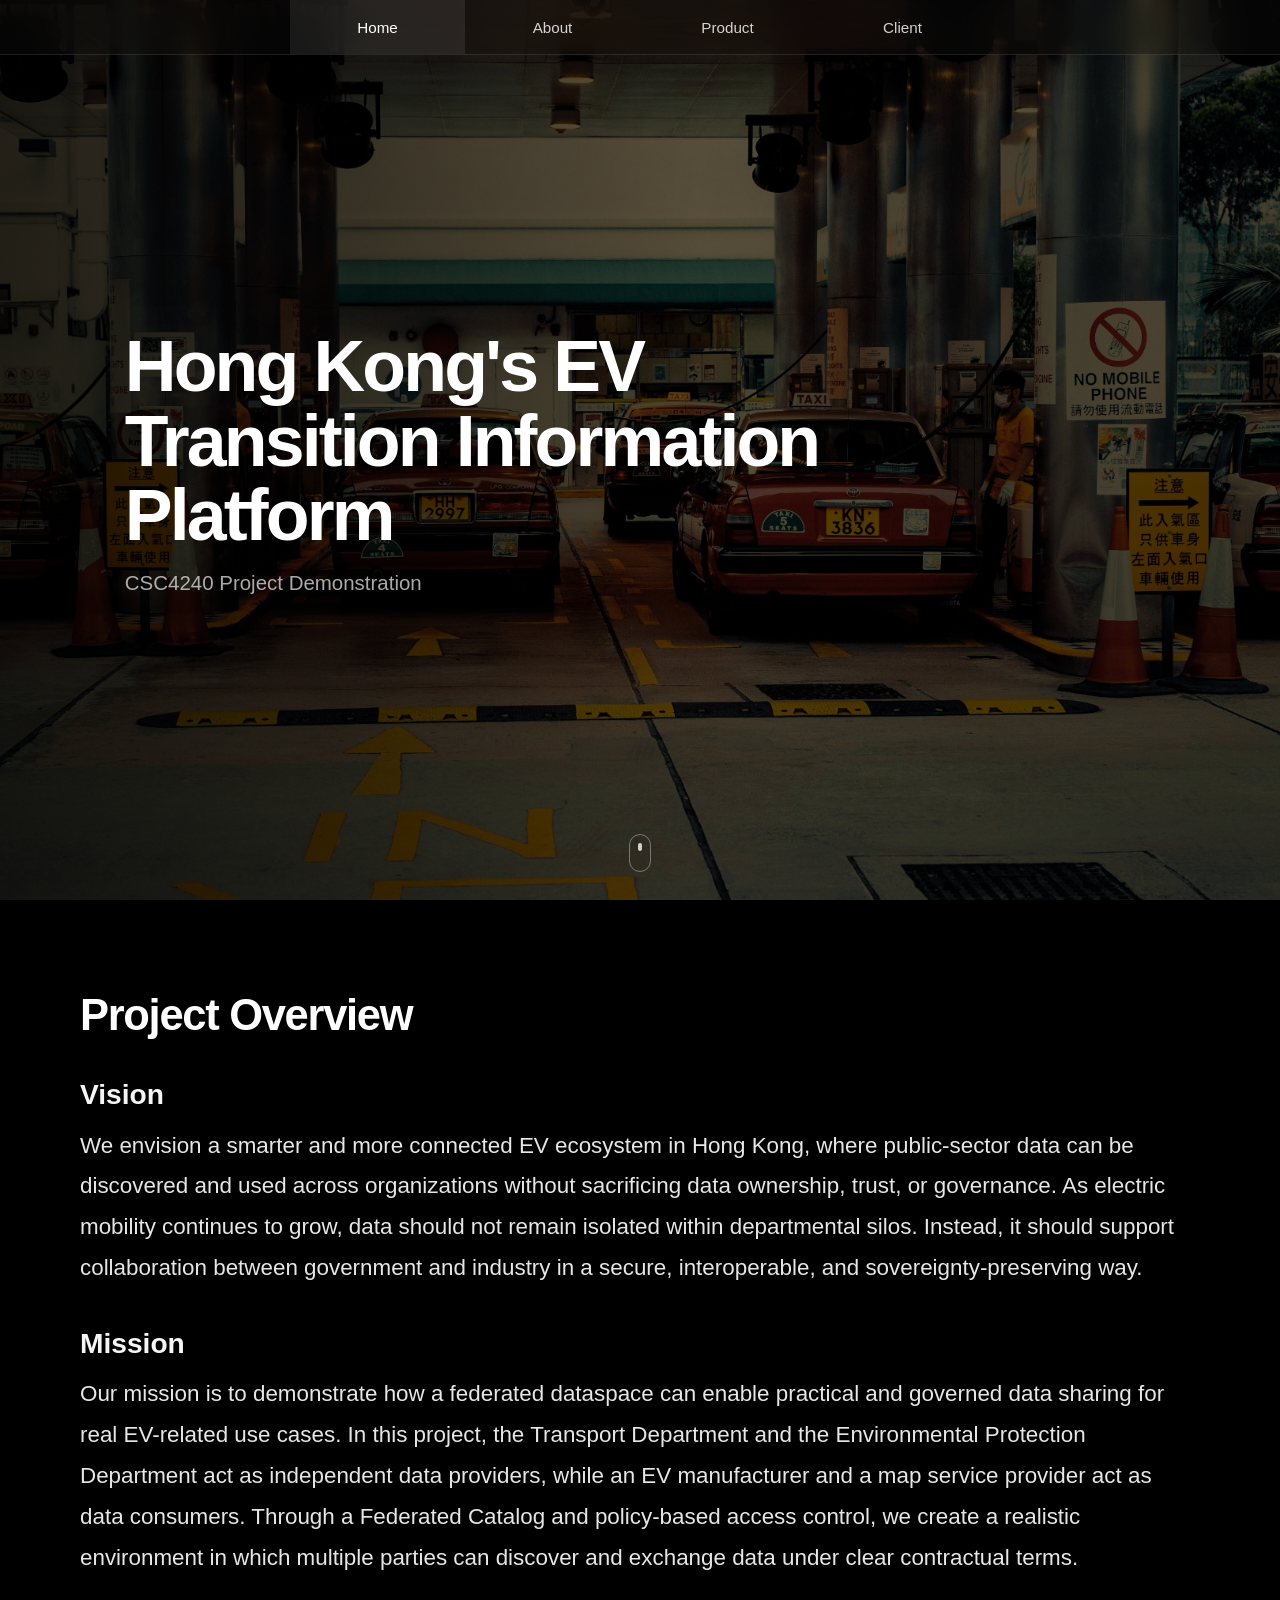
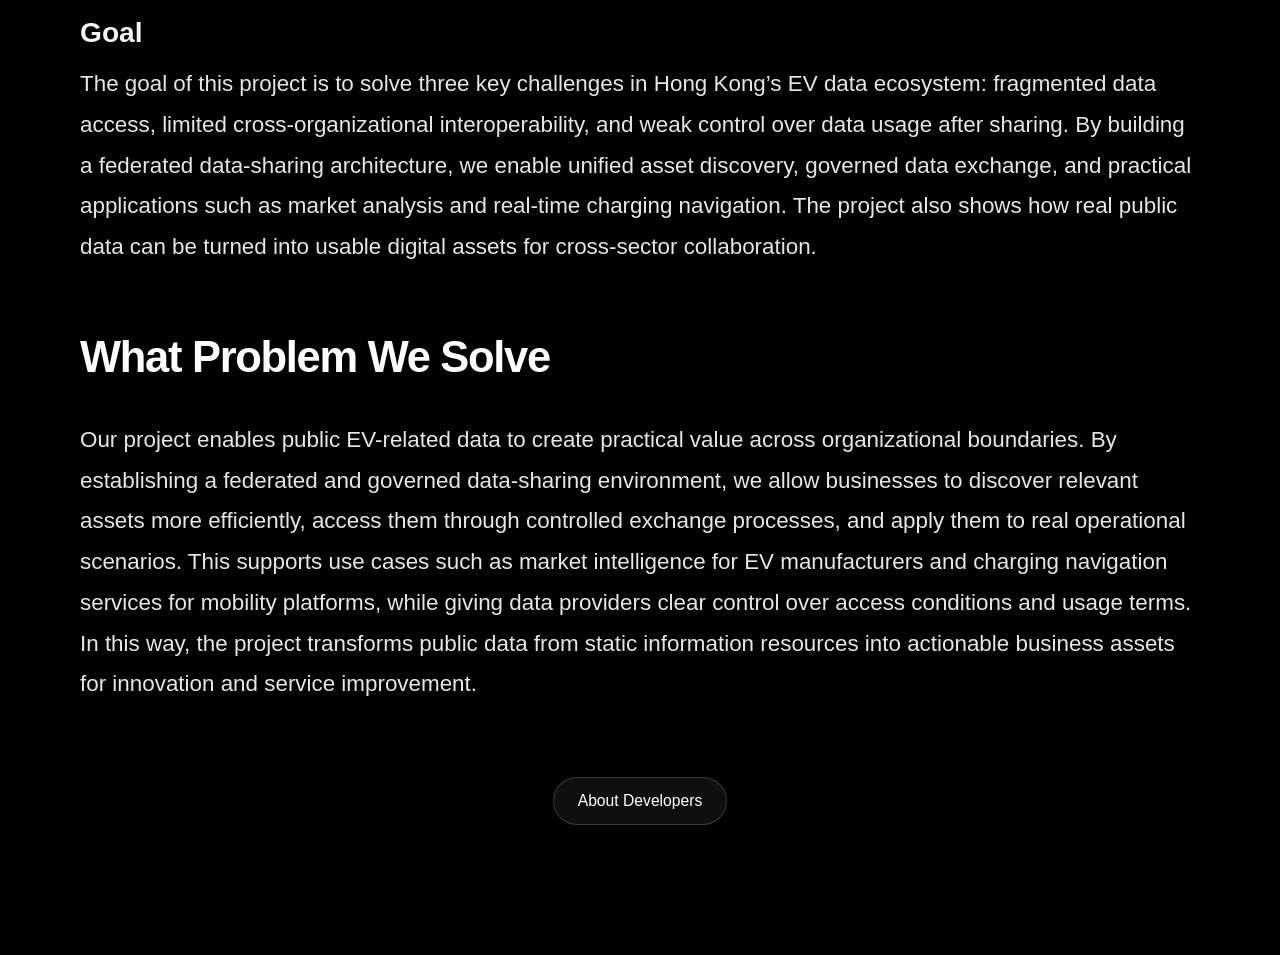
<file: index.html>
<!DOCTYPE html>
<html lang="en">
<head>
  <meta charset="UTF-8" />
  <meta name="viewport" content="width=device-width, initial-scale=1.0" />
  <title>Hong Kong's EV Transition Information Platform</title>
  <link rel="stylesheet" href="styles.css" />
</head>
<body class="home-page">
  <header class="site-header">
    <nav class="nav-shell">
      <div class="nav-links">
        <a href="index.html" class="nav-link active">Home</a>
        <a href="about.html" class="nav-link">About</a>
        <a href="products.html" class="nav-link">Product</a>
        <a href="client.html" class="nav-link">Client</a>
      </div>
    </nav>
  </header>

  <main>
    <section class="hero-section" id="top">
      <div class="hero-overlay"></div>
      <div class="hero-content">
        <h1>Hong Kong's EV Transition Information Platform</h1>
        <p class="hero-subtitle">CSC4240 Project Demonstration</p>
      </div>
      <div class="scroll-indicator" aria-hidden="true"><span></span></div>
    </section>

    <section class="content-section">
      <div class="content-wrap">
        <div class="intro-block">
          <h2>Project Overview</h2>

          <div class="intro-group">
            <h3>Vision</h3>
            <p>We envision a smarter and more connected EV ecosystem in Hong Kong, where public-sector data can be discovered and used across organizations without sacrificing data ownership, trust, or governance. As electric mobility continues to grow, data should not remain isolated within departmental silos. Instead, it should support collaboration between government and industry in a secure, interoperable, and sovereignty-preserving way.</p>
          </div>

          <div class="intro-group">
            <h3>Mission</h3>
            <p>Our mission is to demonstrate how a federated dataspace can enable practical and governed data sharing for real EV-related use cases. In this project, the Transport Department and the Environmental Protection Department act as independent data providers, while an EV manufacturer and a map service provider act as data consumers. Through a Federated Catalog and policy-based access control, we create a realistic environment in which multiple parties can discover and exchange data under clear contractual terms.</p>
          </div>

          <div class="intro-group">
            <h3>Goal</h3>
            <p>The goal of this project is to solve three key challenges in Hong Kong’s EV data ecosystem: fragmented data access, limited cross-organizational interoperability, and weak control over data usage after sharing. By building a federated data-sharing architecture, we enable unified asset discovery, governed data exchange, and practical applications such as market analysis and real-time charging navigation. The project also shows how real public data can be turned into usable digital assets for cross-sector collaboration.</p>
          </div>

          <h2 class="section-heading-spacer">What Problem We Solve</h2>
          <div class="intro-group intro-group-single-copy">
            <p>Our project enables public EV-related data to create practical value across organizational boundaries. By establishing a federated and governed data-sharing environment, we allow businesses to discover relevant assets more efficiently, access them through controlled exchange processes, and apply them to real operational scenarios. This supports use cases such as market intelligence for EV manufacturers and charging navigation services for mobility platforms, while giving data providers clear control over access conditions and usage terms. In this way, the project transforms public data from static information resources into actionable business assets for innovation and service improvement.</p>
          </div>
        </div>

        <div class="developer-section">
          <button class="developer-button" id="developerButton" type="button">About Developers</button>
        </div>
      </div>
    </section>
  </main>

  <div class="modal-backdrop" id="developerModal" aria-hidden="true">
    <div class="developer-card" role="dialog" aria-modal="true" aria-labelledby="developerTitle">
      <div class="developer-card-header">
        <h2 id="developerTitle">Developers</h2>
        <button class="close-button" id="closeDeveloperModal" aria-label="Close">×</button>
      </div>
      <div class="developer-card-body">
        <p>HUANG Xiang, 124090226</p>
        <p>LYU Xiaoxiao, 124090445</p>
      </div>
    </div>
  </div>

  <script src="script.js"></script>
</body>
</html>
</file>
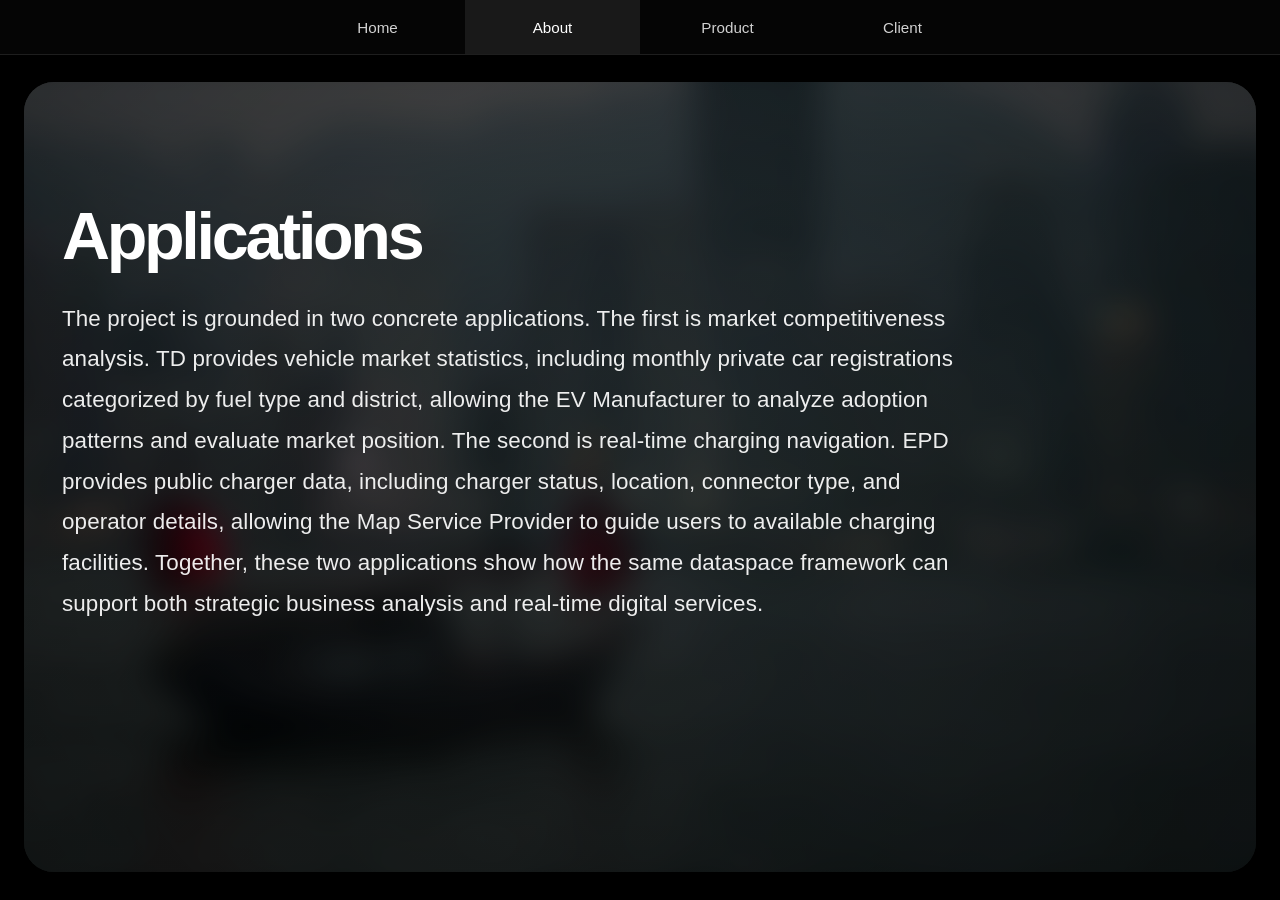
<file: about-applications.html>
<!DOCTYPE html>
<html lang="en">
<head>
  <meta charset="UTF-8" />
  <meta name="viewport" content="width=device-width, initial-scale=1.0" />
  <title>Applications | About</title>
  <link rel="stylesheet" href="styles.css" />
</head>
<body class="about-detail-page" style="--about-detail-bg: url('assets/about-applications.jpg')">
  <header class="site-header">
    <nav class="nav-shell">
      <div class="nav-links">
        <a href="index.html" class="nav-link">Home</a>
        <a href="about.html" class="nav-link active">About</a>
        <a href="products.html" class="nav-link">Product</a>
        <a href="client.html" class="nav-link">Client</a>
      </div>
    </nav>
  </header>
  <main class="about-detail-main">
    <section class="about-detail-shell">
      <div class="about-detail-bg" aria-hidden="true"></div>
      <div class="about-detail-overlay"></div>
      <div class="about-detail-copy">
        <h1>Applications</h1>
        <p>The project is grounded in two concrete applications. The first is market competitiveness analysis. TD provides vehicle market statistics, including monthly private car registrations categorized by fuel type and district, allowing the EV Manufacturer to analyze adoption patterns and evaluate market position. The second is real-time charging navigation. EPD provides public charger data, including charger status, location, connector type, and operator details, allowing the Map Service Provider to guide users to available charging facilities. Together, these two applications show how the same dataspace framework can support both strategic business analysis and real-time digital services.</p>
      </div>
    </section>
  </main>
  <script src="script.js"></script>
</body>
</html>
</file>
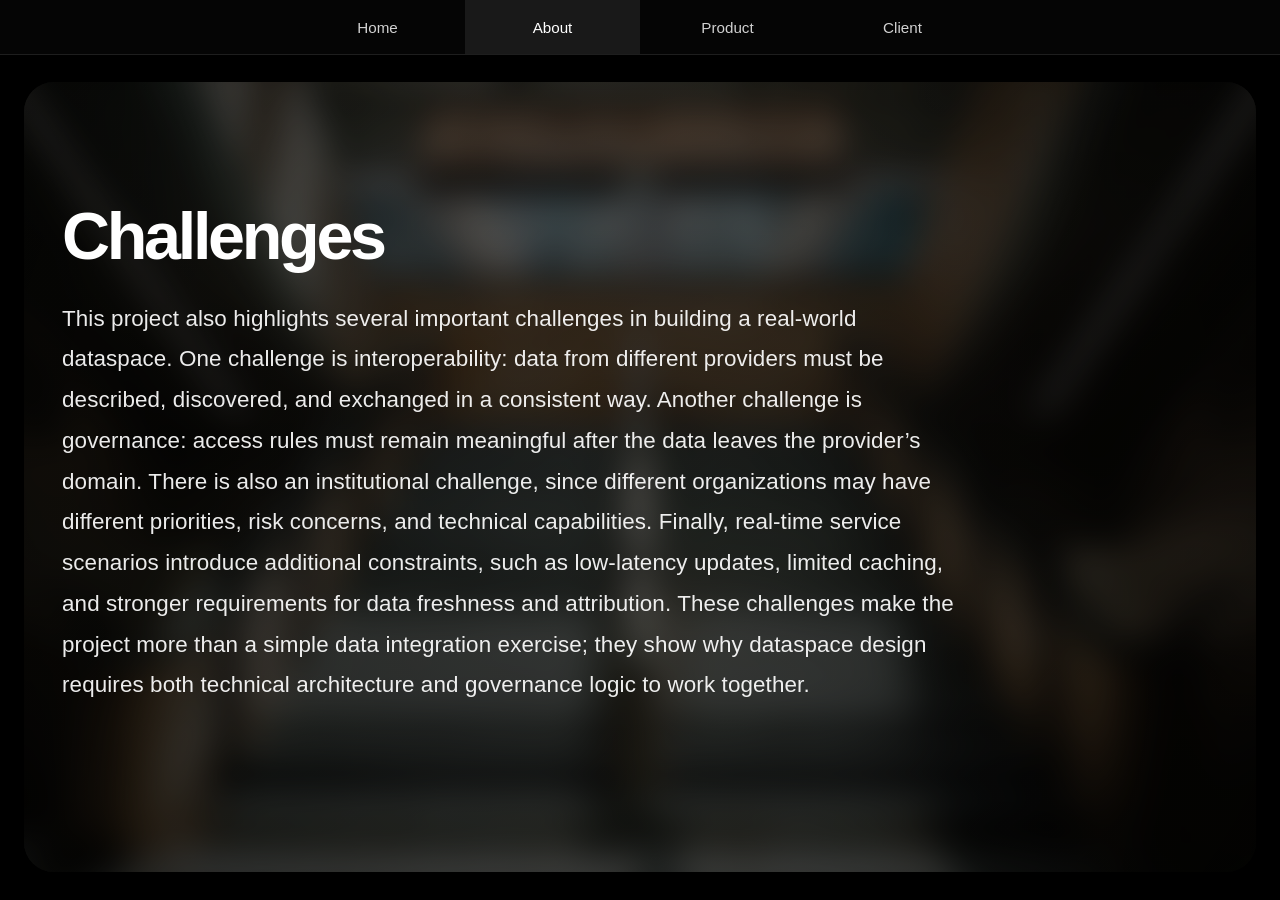
<file: about-challenges.html>
<!DOCTYPE html>
<html lang="en">
<head>
  <meta charset="UTF-8" />
  <meta name="viewport" content="width=device-width, initial-scale=1.0" />
  <title>Challenges | About</title>
  <link rel="stylesheet" href="styles.css" />
</head>
<body class="about-detail-page" style="--about-detail-bg: url('assets/about-challenges.jpg')">
  <header class="site-header">
    <nav class="nav-shell">
      <div class="nav-links">
        <a href="index.html" class="nav-link">Home</a>
        <a href="about.html" class="nav-link active">About</a>
        <a href="products.html" class="nav-link">Product</a>
        <a href="client.html" class="nav-link">Client</a>
      </div>
    </nav>
  </header>
  <main class="about-detail-main">
    <section class="about-detail-shell">
      <div class="about-detail-bg" aria-hidden="true"></div>
      <div class="about-detail-overlay"></div>
      <div class="about-detail-copy">
        <h1>Challenges</h1>
        <p>This project also highlights several important challenges in building a real-world dataspace. One challenge is interoperability: data from different providers must be described, discovered, and exchanged in a consistent way. Another challenge is governance: access rules must remain meaningful after the data leaves the provider’s domain. There is also an institutional challenge, since different organizations may have different priorities, risk concerns, and technical capabilities. Finally, real-time service scenarios introduce additional constraints, such as low-latency updates, limited caching, and stronger requirements for data freshness and attribution. These challenges make the project more than a simple data integration exercise; they show why dataspace design requires both technical architecture and governance logic to work together.</p>
      </div>
    </section>
  </main>
  <script src="script.js"></script>
</body>
</html>
</file>
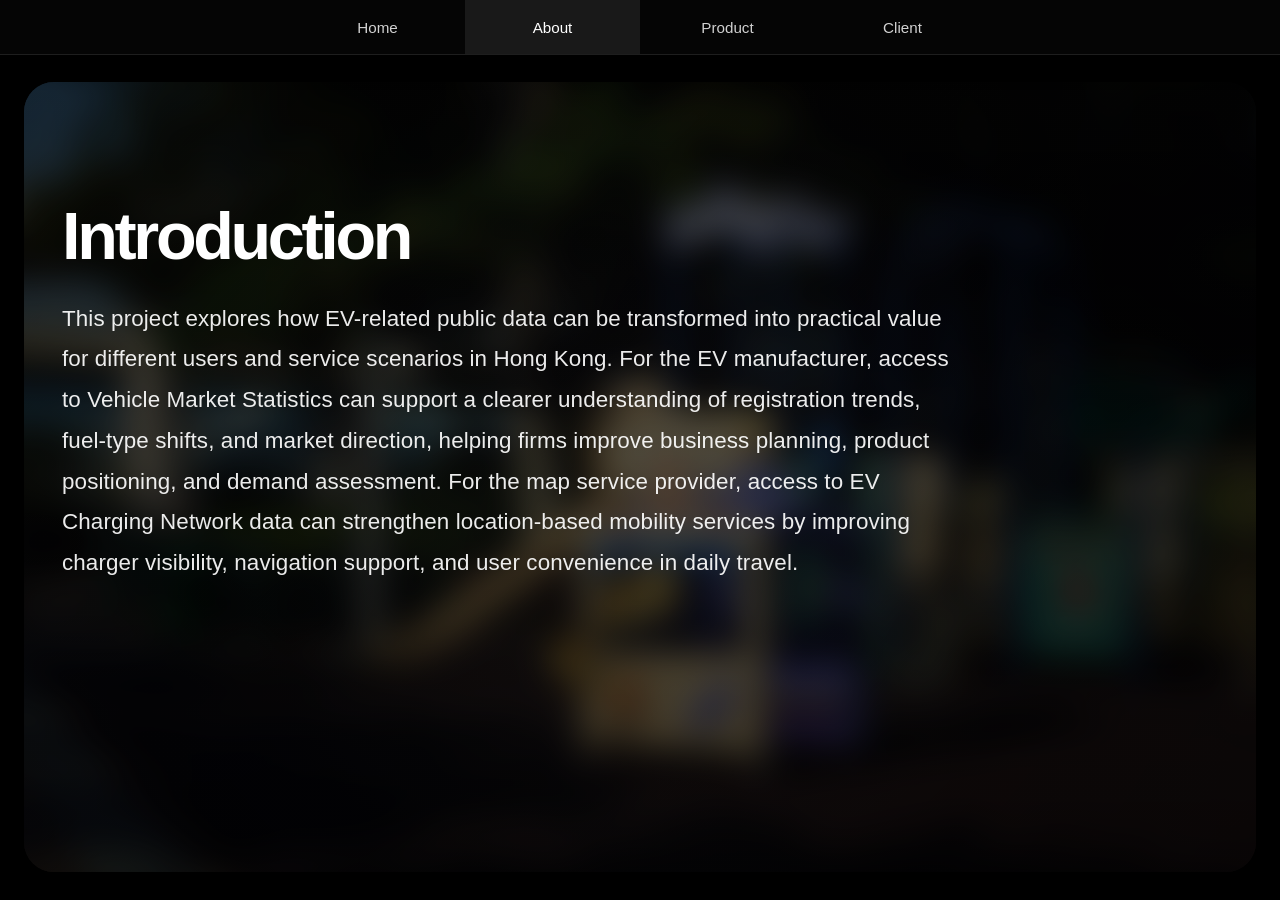
<file: about-introduction.html>
<!DOCTYPE html>
<html lang="en">
<head>
  <meta charset="UTF-8" />
  <meta name="viewport" content="width=device-width, initial-scale=1.0" />
  <title>Introduction | About</title>
  <link rel="stylesheet" href="styles.css" />
</head>
<body class="about-detail-page" style="--about-detail-bg: url('assets/about-introduction.jpg')">
  <header class="site-header">
    <nav class="nav-shell">
      <div class="nav-links">
        <a href="index.html" class="nav-link">Home</a>
        <a href="about.html" class="nav-link active">About</a>
        <a href="products.html" class="nav-link">Product</a>
        <a href="client.html" class="nav-link">Client</a>
      </div>
    </nav>
  </header>
  <main class="about-detail-main">
    <section class="about-detail-shell">
      <div class="about-detail-bg" aria-hidden="true"></div>
      <div class="about-detail-overlay"></div>
      <div class="about-detail-copy">
        <h1>Introduction</h1>
        <p>This project explores how EV-related public data can be transformed into practical value for different users and service scenarios in Hong Kong. For the EV manufacturer, access to Vehicle Market Statistics can support a clearer understanding of registration trends, fuel-type shifts, and market direction, helping firms improve business planning, product positioning, and demand assessment. For the map service provider, access to EV Charging Network data can strengthen location-based mobility services by improving charger visibility, navigation support, and user convenience in daily travel.</p>
      </div>
    </section>
  </main>
  <script src="script.js"></script>
</body>
</html>
</file>
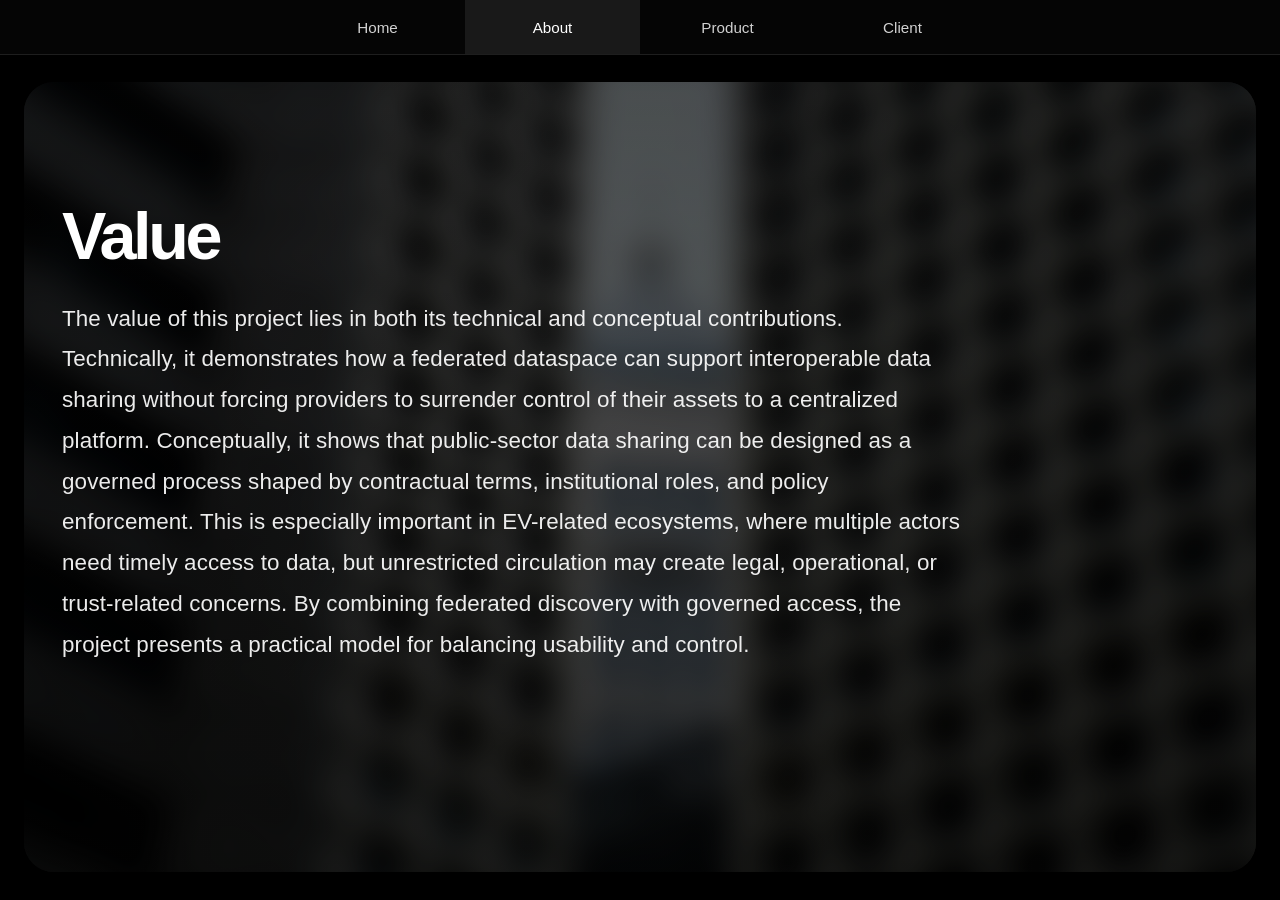
<file: about-value.html>
<!DOCTYPE html>
<html lang="en">
<head>
  <meta charset="UTF-8" />
  <meta name="viewport" content="width=device-width, initial-scale=1.0" />
  <title>Value | About</title>
  <link rel="stylesheet" href="styles.css" />
</head>
<body class="about-detail-page" style="--about-detail-bg: url('assets/about-value.jpg')">
  <header class="site-header">
    <nav class="nav-shell">
      <div class="nav-links">
        <a href="index.html" class="nav-link">Home</a>
        <a href="about.html" class="nav-link active">About</a>
        <a href="products.html" class="nav-link">Product</a>
        <a href="client.html" class="nav-link">Client</a>
      </div>
    </nav>
  </header>
  <main class="about-detail-main">
    <section class="about-detail-shell">
      <div class="about-detail-bg" aria-hidden="true"></div>
      <div class="about-detail-overlay"></div>
      <div class="about-detail-copy">
        <h1>Value</h1>
        <p>The value of this project lies in both its technical and conceptual contributions. Technically, it demonstrates how a federated dataspace can support interoperable data sharing without forcing providers to surrender control of their assets to a centralized platform. Conceptually, it shows that public-sector data sharing can be designed as a governed process shaped by contractual terms, institutional roles, and policy enforcement. This is especially important in EV-related ecosystems, where multiple actors need timely access to data, but unrestricted circulation may create legal, operational, or trust-related concerns. By combining federated discovery with governed access, the project presents a practical model for balancing usability and control.</p>
      </div>
    </section>
  </main>
  <script src="script.js"></script>
</body>
</html>
</file>
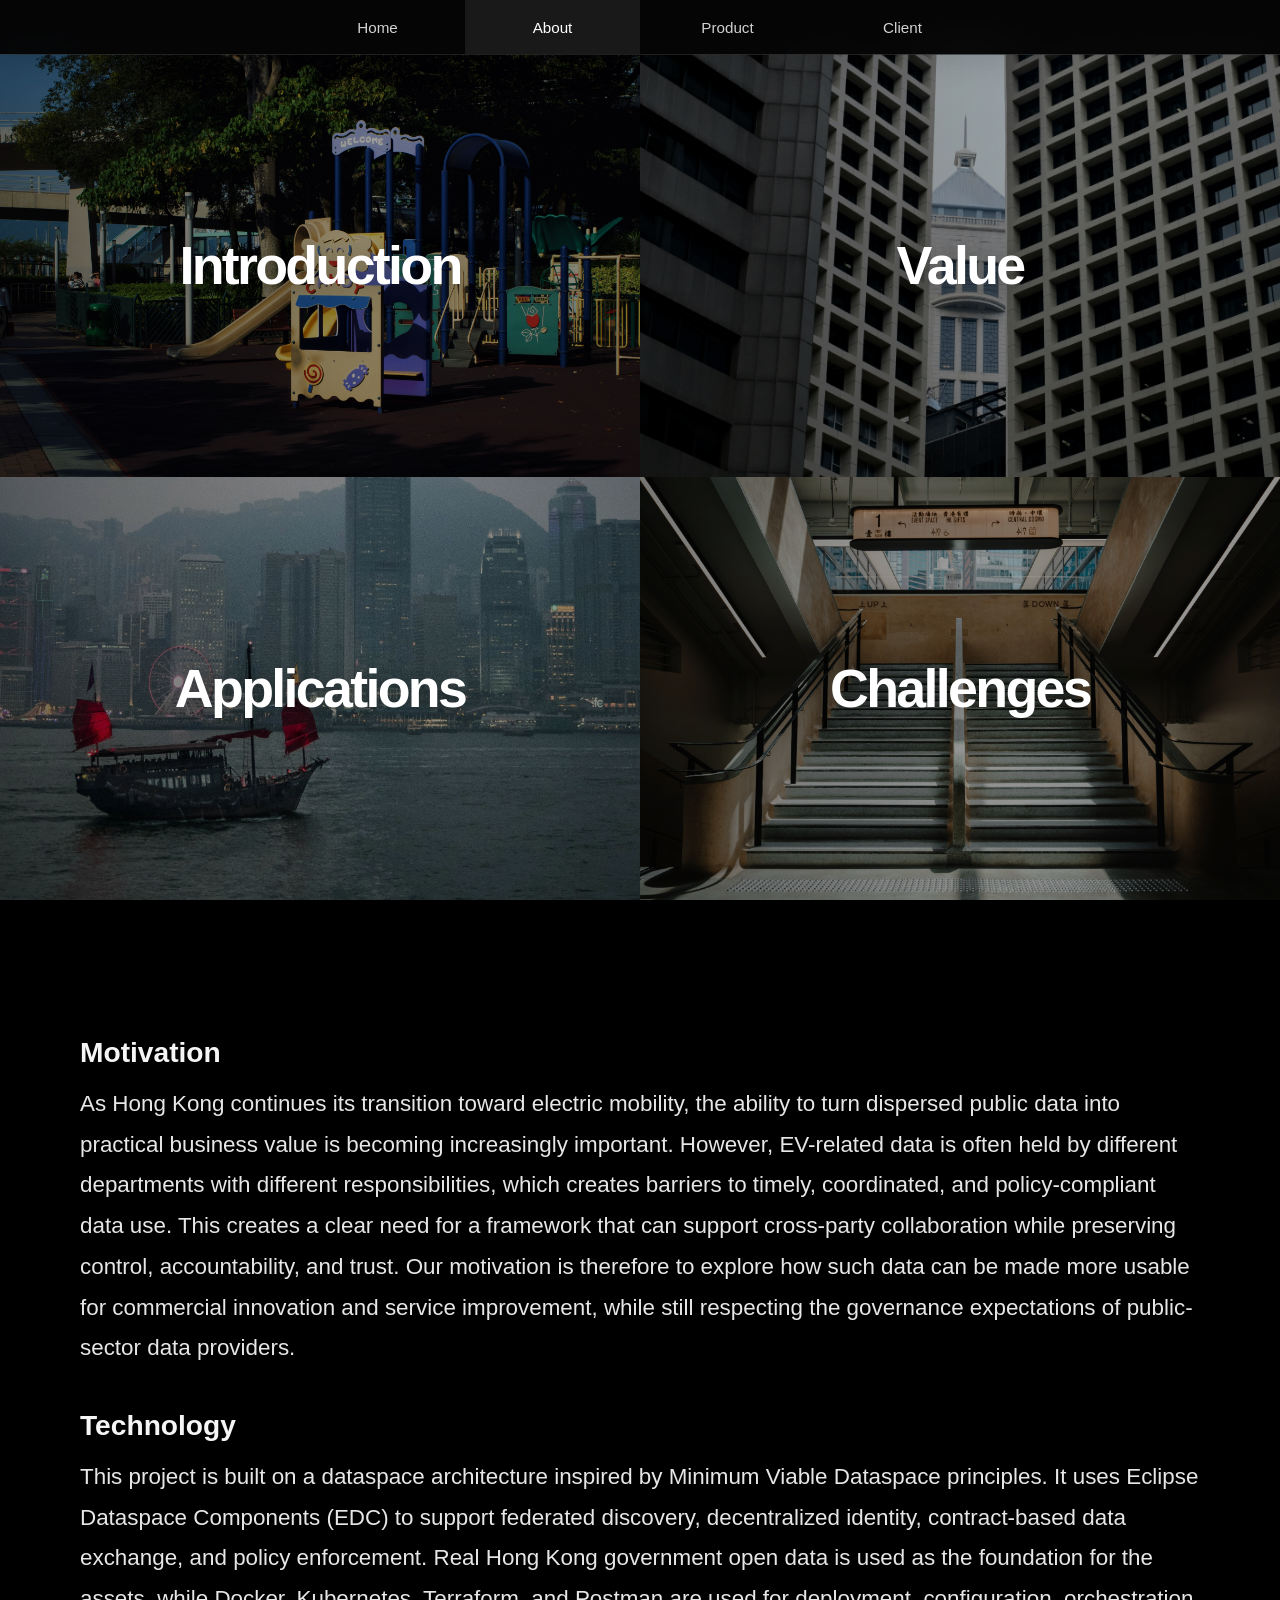
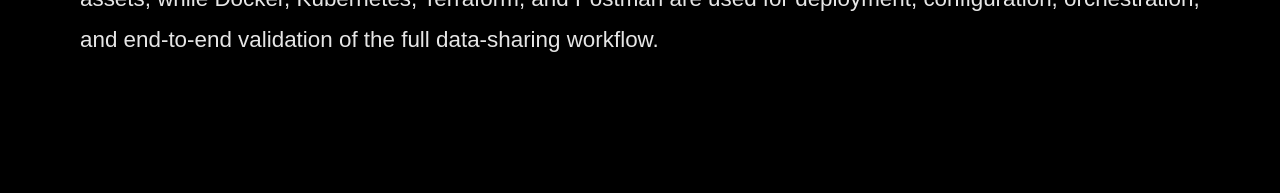
<file: about.html>
<!DOCTYPE html>
<html lang="en">
<head>
  <meta charset="UTF-8" />
  <meta name="viewport" content="width=device-width, initial-scale=1.0" />
  <title>About | Hong Kong's EV Transition Information Platform</title>
  <link rel="stylesheet" href="styles.css" />
</head>
<body class="about-grid-page">
  <header class="site-header">
    <nav class="nav-shell">
      <div class="nav-links">
        <a href="index.html" class="nav-link">Home</a>
        <a href="about.html" class="nav-link active">About</a>
        <a href="products.html" class="nav-link">Product</a>
        <a href="client.html" class="nav-link">Client</a>
      </div>
    </nav>
  </header>
  <main class="about-grid-main">
    <section class="about-grid">
      <article class="about-tile"><div class="about-tile-bg about-tile-bg-introduction" aria-hidden="true"></div><div class="about-tile-overlay"></div><a class="about-tile-link" href="about-introduction.html">Introduction</a></article>
      <article class="about-tile"><div class="about-tile-bg about-tile-bg-value" aria-hidden="true"></div><div class="about-tile-overlay"></div><a class="about-tile-link" href="about-value.html">Value</a></article>
      <article class="about-tile"><div class="about-tile-bg about-tile-bg-applications" aria-hidden="true"></div><div class="about-tile-overlay"></div><a class="about-tile-link" href="about-applications.html">Applications</a></article>
      <article class="about-tile"><div class="about-tile-bg about-tile-bg-challenges" aria-hidden="true"></div><div class="about-tile-overlay"></div><a class="about-tile-link" href="about-challenges.html">Challenges</a></article>
    </section>

    <section class="content-section about-scroll-section">
      <div class="content-wrap about-scroll-wrap">
        <div class="intro-block about-scroll-block">
          <h2></h2>

          <div class="intro-group">
            <h3>Motivation</h3>
            <p>As Hong Kong continues its transition toward electric mobility, the ability to turn dispersed public data into practical business value is becoming increasingly important. However, EV-related data is often held by different departments with different responsibilities, which creates barriers to timely, coordinated, and policy-compliant data use. This creates a clear need for a framework that can support cross-party collaboration while preserving control, accountability, and trust. Our motivation is therefore to explore how such data can be made more usable for commercial innovation and service improvement, while still respecting the governance expectations of public-sector data providers.</p>
          </div>

          <div class="intro-group">
            <h3>Technology</h3>
            <p>This project is built on a dataspace architecture inspired by Minimum Viable Dataspace principles. It uses Eclipse Dataspace Components (EDC) to support federated discovery, decentralized identity, contract-based data exchange, and policy enforcement. Real Hong Kong government open data is used as the foundation for the assets, while Docker, Kubernetes, Terraform, and Postman are used for deployment, configuration, orchestration, and end-to-end validation of the full data-sharing workflow.</p>
          </div>
        </div>
      </div>
    </section>
  </main>
  <script src="script.js"></script>
</body>
</html>
</file>
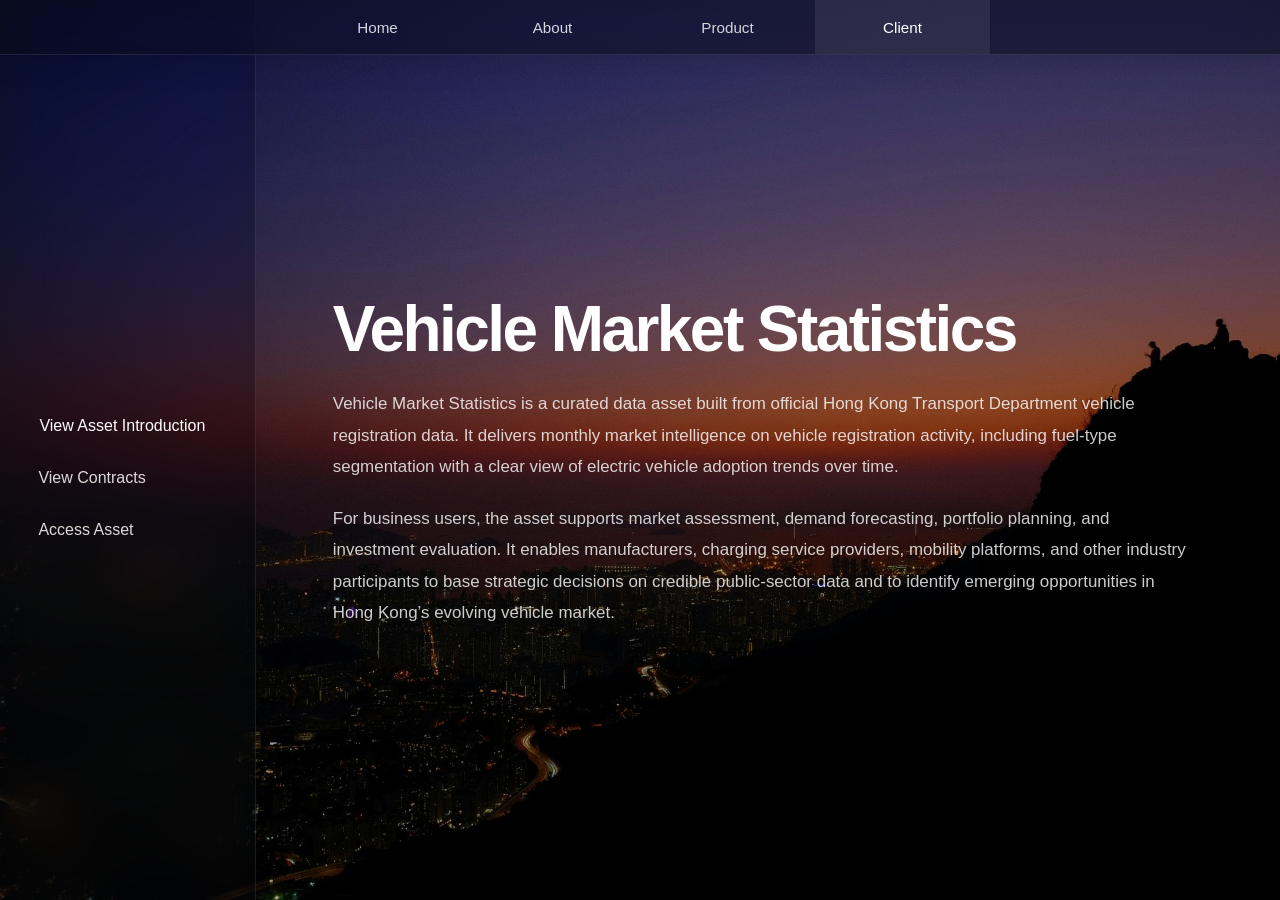
<file: client-vehicle-market.html>
<!DOCTYPE html>
<html lang="en">
<head>
  <meta charset="UTF-8" />
  <meta name="viewport" content="width=device-width, initial-scale=1.0" />
  <title>For Vehicle Market Statistics | Hong Kong's EV Transition Information Platform</title>
  <link rel="stylesheet" href="styles.css" />
</head>
<body class="client-subpage-dark-nav client-vehicle-experience-page">
  <header class="site-header">
    <nav class="nav-shell">
      <div class="nav-links">
        <a href="index.html" class="nav-link">Home</a>
        <a href="about.html" class="nav-link">About</a>
        <a href="products.html" class="nav-link">Product</a>
        <a href="client.html" class="nav-link active">Client</a>
      </div>
    </nav>
  </header>

  <main class="client-subpage-stage">
    <div class="client-subpage-bg client-vehicle-bg" aria-hidden="true"></div>
    <div class="client-subpage-overlay" aria-hidden="true"></div>

    <aside class="client-side-menu" aria-label="Vehicle Market Client Menu">
      <button class="client-side-item active" type="button" data-view="intro">View Asset Introduction</button>
      <button class="client-side-item" type="button" data-view="contracts">View Contracts</button>
      <button class="client-side-item" type="button" data-view="access">Access Asset</button>
    </aside>

    <section class="client-stage-main">
      <div class="client-stage-content" id="clientContent"></div>
    </section>
  </main>

  <script>
    window.clientPageConfig = {
      pageKey: 'vehicle',
      introTitle: 'Vehicle Market Statistics',
      introHtml: `<p>Vehicle Market Statistics is a curated data asset built from official Hong Kong Transport Department vehicle registration data. It delivers monthly market intelligence on vehicle registration activity, including fuel-type segmentation with a clear view of electric vehicle adoption trends over time.</p><p>For business users, the asset supports market assessment, demand forecasting, portfolio planning, and investment evaluation. It enables manufacturers, charging service providers, mobility platforms, and other industry participants to base strategic decisions on credible public-sector data and to identify emerging opportunities in Hong Kong’s evolving vehicle market.</p>`,
      contractTitleHtml: 'Contract Terms<br>for Vehicle Market Statistics',
      contractHtml: `<h3>Permitted Use</h3><p>The Vehicle Market Statistics asset is provided by the Transport Department to the EV Manufacturer for internal business use only. Permitted use includes market analysis, competitiveness assessment, demand forecasting, business planning, and internal reporting. The data may be used only within the Consumer’s organization for these purposes.</p><h3>Restrictions</h3><p>The Consumer shall not sell, sublicense, redistribute, publish, disclose, or transfer the data to any third party in raw form or in a form that allows the dataset to be reconstructed. The asset shall not be used for public distribution, external resale, or data brokerage. Access must be limited to authorized personnel only.</p><h3>Retention</h3><p>The Consumer may retain the raw data for up to thirty (30) days from receipt. After that period, all raw files and stored copies must be permanently deleted from the Consumer’s systems and storage environments. The Consumer shall not maintain a permanent archive of the raw dataset.</p><h3>Compliance</h3><p>By accessing or using the asset, the Consumer accepts these terms. The Consumer is responsible for ensuring compliance with the use, access, and retention requirements stated above.</p>`,
      authorizeStartPath: '/api/client-transaction-a/start',
      jobPrefix: '/api/client-transaction-a/jobs/',
      resultHeading: 'Authorized Market View',
      resultOpenLabel: 'Open Authorized Result',
      resultTip: 'This controlled result remains subject to the displayed contract terms.',
      allowExport: true,
      exportLabel: 'Export Permitted Copy',
      closeLabel: 'Close Session',
      badges: ['Internal use only', 'No redistribution', '30-day retention shown in UI'],
      authDisplay: { membership: 'Membership verified', manufacturer_role: 'Manufacturer role verified' },
      startConfig: {
        catalog_url: 'http://127.0.0.1:28081/api/mgmt/v3/catalog/request',
        negotiation_url: 'http://127.0.0.1:28081/api/mgmt/v3/contractnegotiations',
        transfer_url: 'http://127.0.0.1:28081/api/mgmt/v3/transferprocesses',
        transfer_query_url: 'http://127.0.0.1:28081/api/mgmt/v3/transferprocesses/request',
        edr_base_url: 'http://127.0.0.1:28081/api/mgmt/v3/edrs',
        asset_id: 'asset-1-td-real',
        counter_party_address: 'http://controlplane.provider.svc.cluster.local:8082/api/dsp/2025-1',
        counter_party_id: 'did:web:identityhub.provider.svc.cluster.local%3A7083:provider',
        protocol: 'dataspace-protocol-http:2025-1',
        manufacturer_constraint_right: 'non_critical',
        x_api_key: '',
        final_public_url: 'http://127.0.0.1:11002/api/public'
      }
    };
  </script>
  <script src="client-subpage.js"></script>
</body>
</html>
</file>
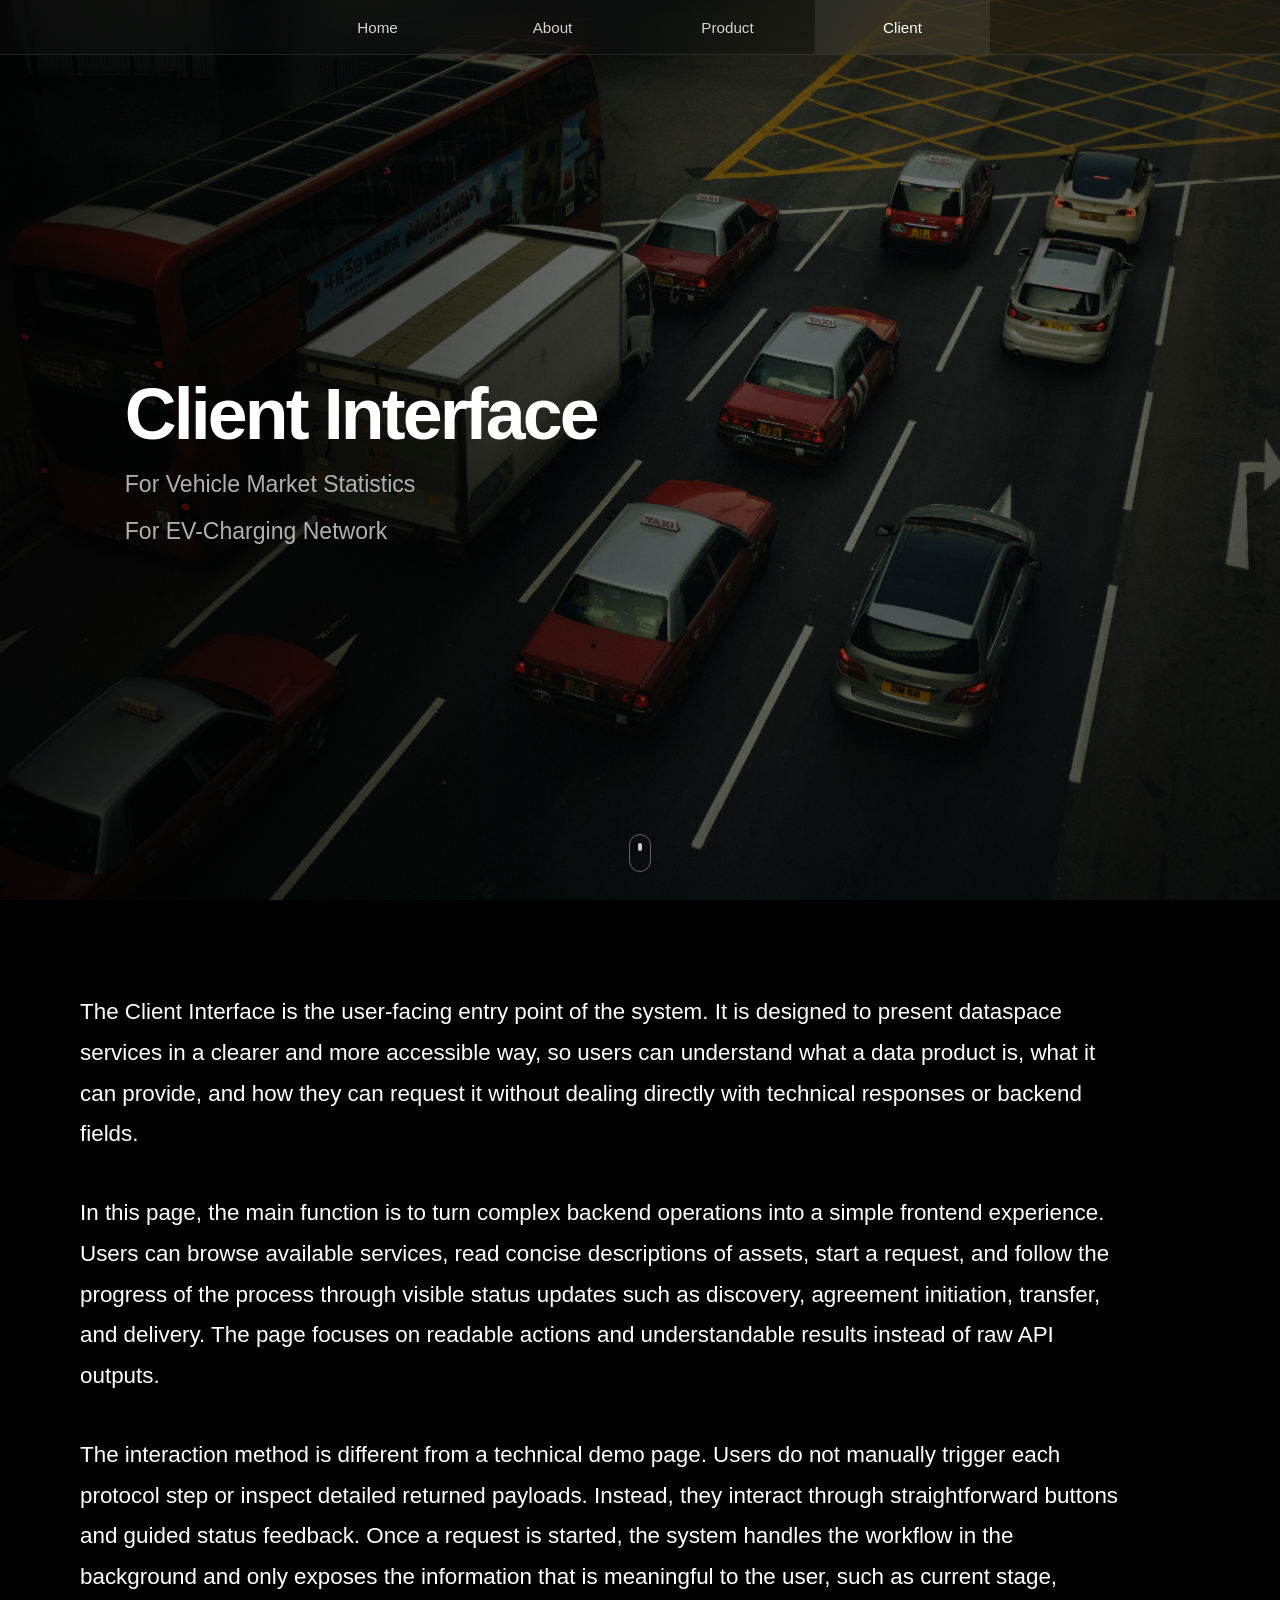
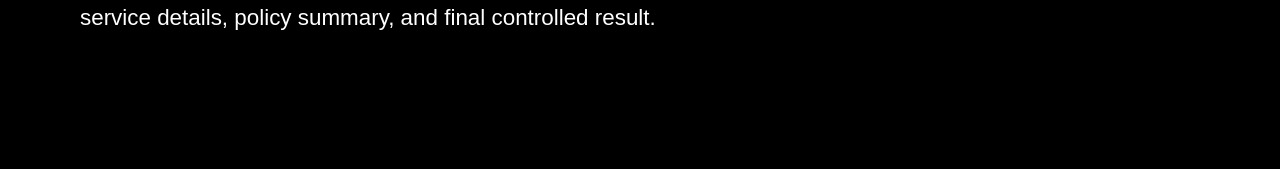
<file: client.html>
<!DOCTYPE html>
<html lang="en">
<head>
  <meta charset="UTF-8" />
  <meta name="viewport" content="width=device-width, initial-scale=1.0" />
  <title>Client | Hong Kong's EV Transition Information Platform</title>
  <link rel="stylesheet" href="styles.css" />
</head>
<body class="client-page">
  <header class="site-header">
    <nav class="nav-shell">
      <div class="nav-links">
        <a href="index.html" class="nav-link">Home</a>
        <a href="about.html" class="nav-link">About</a>
        <a href="products.html" class="nav-link">Product</a>
        <a href="client.html" class="nav-link active">Client</a>
      </div>
    </nav>
  </header>

  <main class="client-main">
    <section class="client-hero">
      <div class="client-hero-bg" aria-hidden="true"></div>
      <div class="client-hero-overlay"></div>
      <div class="client-hero-content">
        <h1>Client Interface</h1>
        <div class="client-link-list">
          <a href="client-vehicle-market.html" class="client-entry">For Vehicle Market Statistics</a>
          <a href="client-charging-network.html" class="client-entry">For EV-Charging Network</a>
        </div>
      </div>
      <div class="scroll-indicator" aria-hidden="true"><span></span></div>
    </section>

    <section class="client-description-section">
      <div class="content-wrap client-copy">
        <p>The Client Interface is the user-facing entry point of the system. It is designed to present dataspace services in a clearer and more accessible way, so users can understand what a data product is, what it can provide, and how they can request it without dealing directly with technical responses or backend fields.</p>

        <p>In this page, the main function is to turn complex backend operations into a simple frontend experience. Users can browse available services, read concise descriptions of assets, start a request, and follow the progress of the process through visible status updates such as discovery, agreement initiation, transfer, and delivery. The page focuses on readable actions and understandable results instead of raw API outputs.</p>

        <p>The interaction method is different from a technical demo page. Users do not manually trigger each protocol step or inspect detailed returned payloads. Instead, they interact through straightforward buttons and guided status feedback. Once a request is started, the system handles the workflow in the background and only exposes the information that is meaningful to the user, such as current stage, service details, policy summary, and final controlled result.</p>
      </div>
    </section>
  </main>

  <script src="script.js"></script>
</body>
</html>
</file>
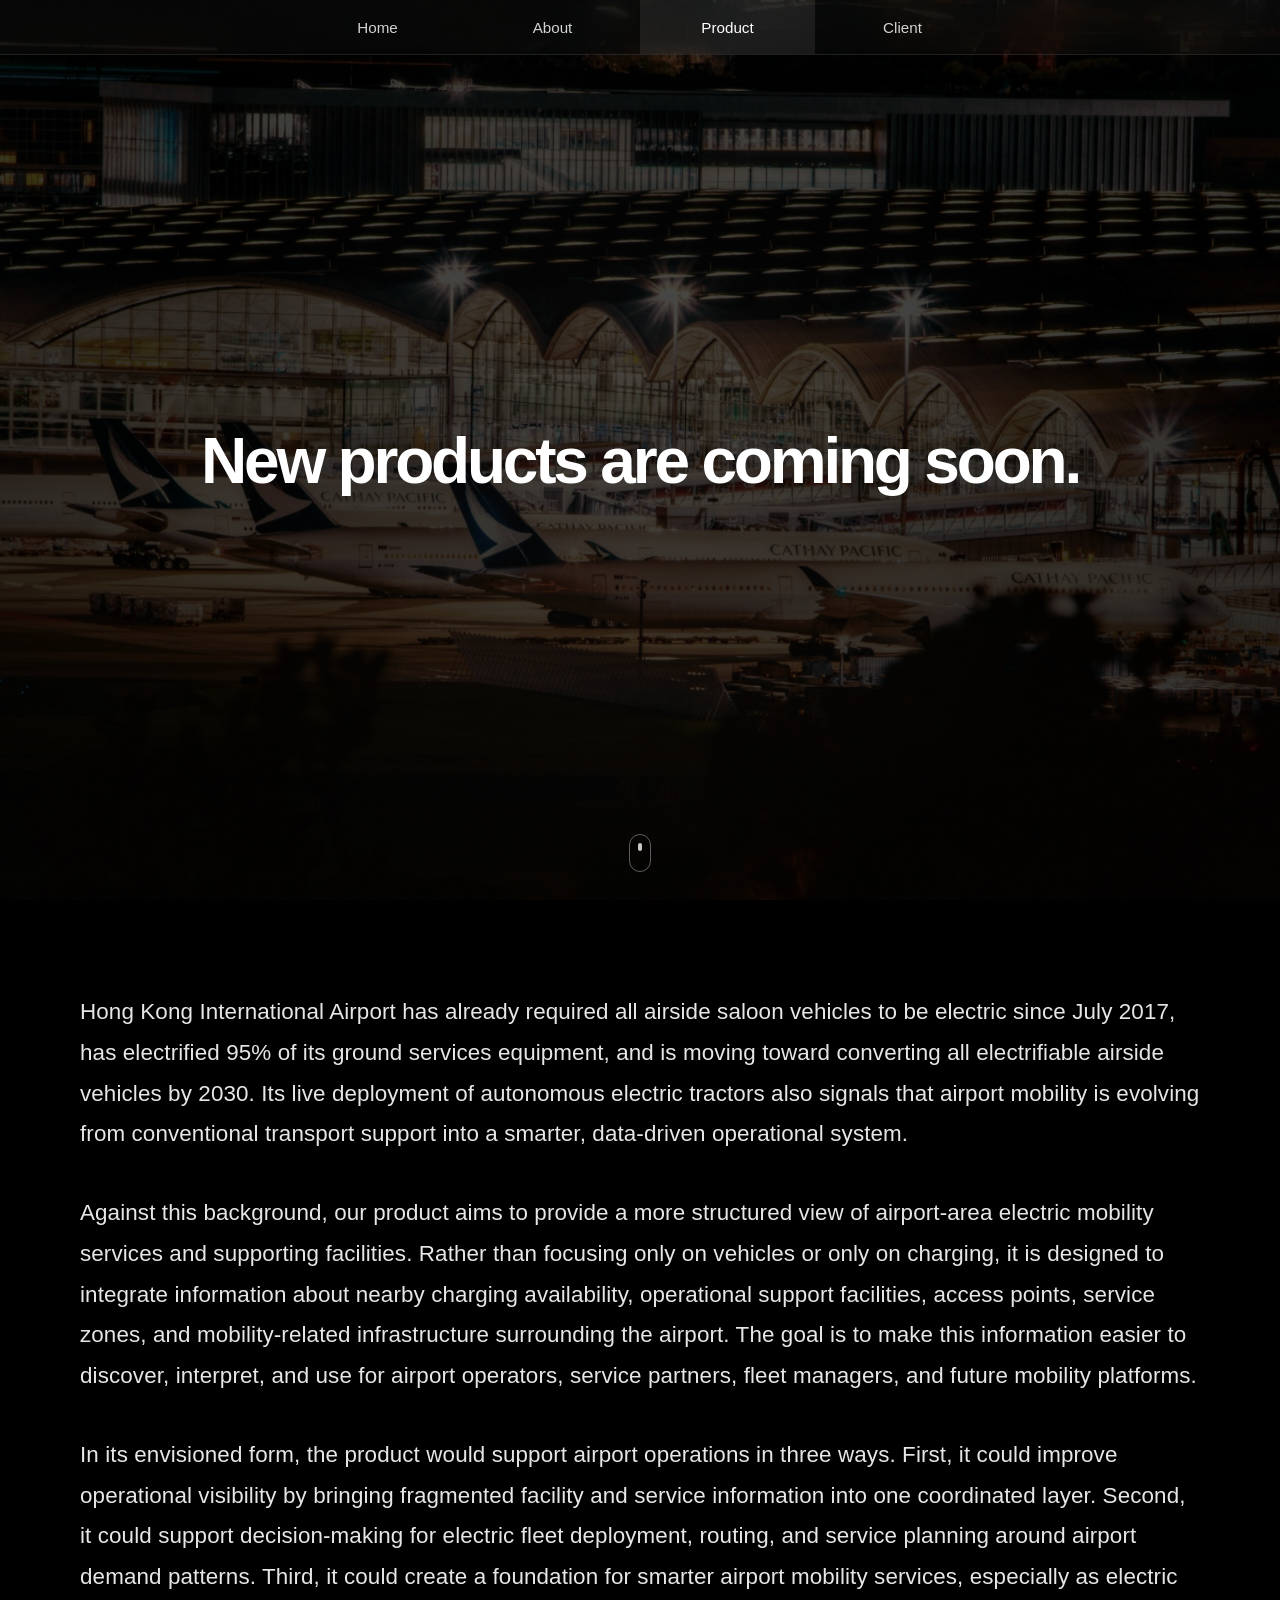
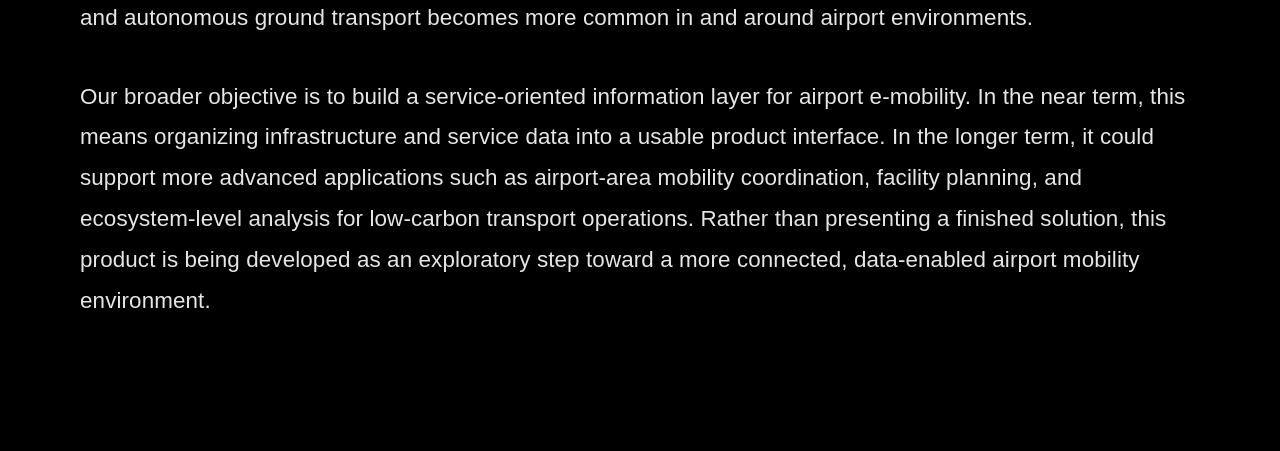
<file: hkg-facility.html>
<!DOCTYPE html>
<html lang="en">
<head>
  <meta charset="UTF-8" />
  <meta name="viewport" content="width=device-width, initial-scale=1.0" />
  <title>HKG-area E-mobility Facility | HK EV Platform</title>
  <link rel="stylesheet" href="styles.css" />
</head>
<body class="facility-page">
  <header class="site-header">
    <nav class="nav-shell">
      <div class="nav-links">
        <a href="index.html" class="nav-link">Home</a>
        <a href="about.html" class="nav-link">About</a>
        <a href="products.html" class="nav-link active">Product</a>
        <a href="client.html" class="nav-link">Client</a>
      </div>
    </nav>
  </header>

  <main>
    <section class="facility-hero">
      <div class="facility-hero-bg"></div>
      <div class="facility-hero-overlay"></div>
      <div class="facility-hero-content">
        <h1>New products are coming soon.</h1>
      </div>
      <div class="scroll-indicator facility-scroll-indicator" aria-hidden="true">
        <span></span>
      </div>
    </section>

    <section class="facility-content-section">
      <div class="content-wrap facility-copy">
        <p>Hong Kong International Airport has already required all airside saloon vehicles to be electric since July 2017, has electrified 95% of its ground services equipment, and is moving toward converting all electrifiable airside vehicles by 2030. Its live deployment of autonomous electric tractors also signals that airport mobility is evolving from conventional transport support into a smarter, data-driven operational system.</p>

        <p>Against this background, our product aims to provide a more structured view of airport-area electric mobility services and supporting facilities. Rather than focusing only on vehicles or only on charging, it is designed to integrate information about nearby charging availability, operational support facilities, access points, service zones, and mobility-related infrastructure surrounding the airport. The goal is to make this information easier to discover, interpret, and use for airport operators, service partners, fleet managers, and future mobility platforms.</p>

        <p>In its envisioned form, the product would support airport operations in three ways. First, it could improve operational visibility by bringing fragmented facility and service information into one coordinated layer. Second, it could support decision-making for electric fleet deployment, routing, and service planning around airport demand patterns. Third, it could create a foundation for smarter airport mobility services, especially as electric and autonomous ground transport becomes more common in and around airport environments.</p>

        <p>Our broader objective is to build a service-oriented information layer for airport e-mobility. In the near term, this means organizing infrastructure and service data into a usable product interface. In the longer term, it could support more advanced applications such as airport-area mobility coordination, facility planning, and ecosystem-level analysis for low-carbon transport operations. Rather than presenting a finished solution, this product is being developed as an exploratory step toward a more connected, data-enabled airport mobility environment.</p>
      </div>
    </section>
  </main>

  <script src="script.js"></script>
</body>
</html>
</file>
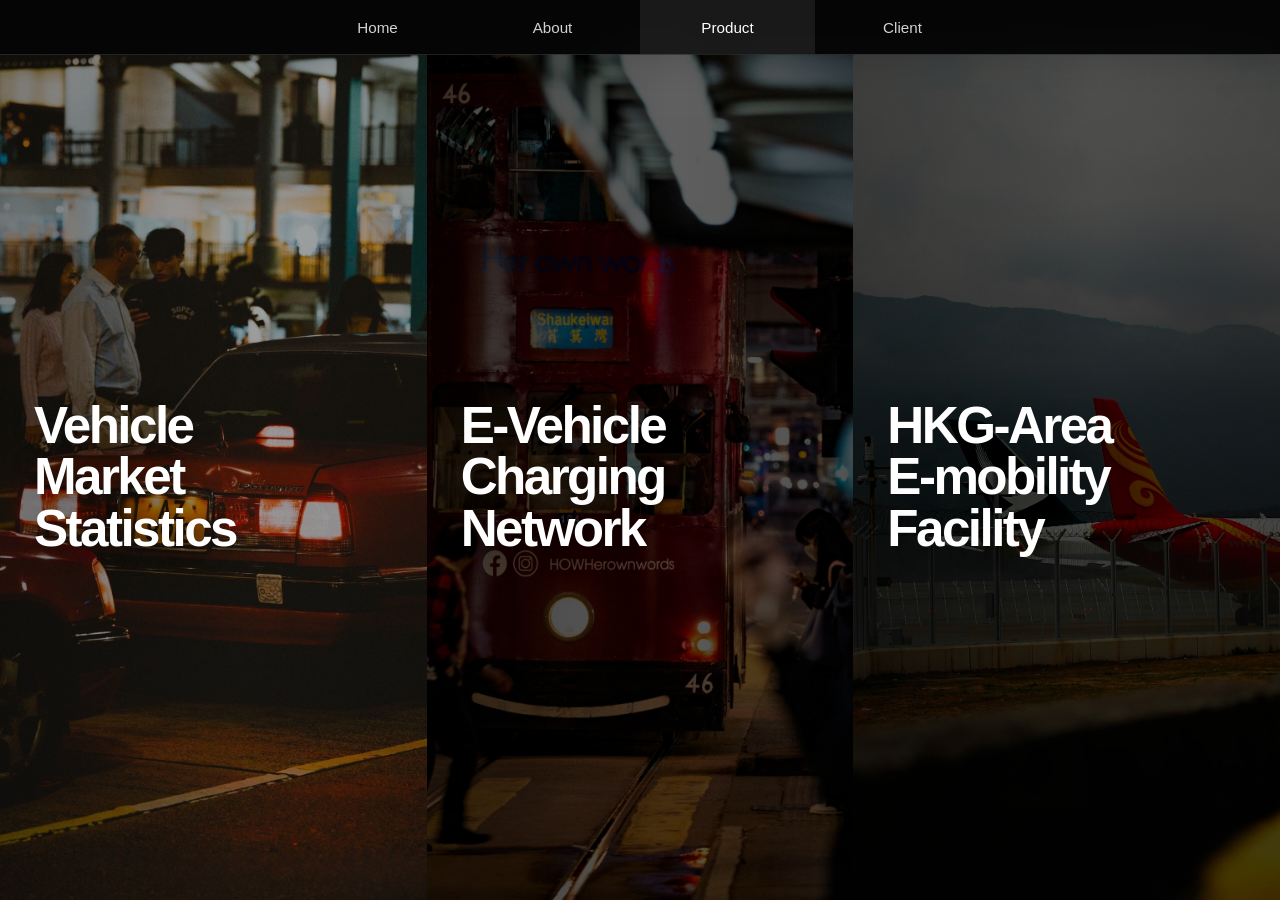
<file: products.html>
<!DOCTYPE html>
<html lang="en">
<head>
  <meta charset="UTF-8" />
  <meta name="viewport" content="width=device-width, initial-scale=1.0" />
  <title>Product | Hong Kong's EV Transition Information Platform</title>
  <link rel="stylesheet" href="styles.css" />
</head>
<body class="products-page">
  <header class="site-header">
    <nav class="nav-shell">
      <div class="nav-links">
        <a href="index.html" class="nav-link">Home</a>
        <a href="about.html" class="nav-link">About</a>
        <a href="products.html" class="nav-link active">Product</a>
        <a href="client.html" class="nav-link">Client</a>
      </div>
    </nav>
  </header>

  <main class="products-main">
    <section class="products-grid">
      <article class="product-tile vehicle-tile">
        <div class="product-bg product-bg-vehicle" aria-hidden="true"></div>
        <div class="product-overlay"></div>
        <a class="product-link product-link-top" href="vehicle-market.html" aria-label="Vehicle Market Statistics">
          <span>Vehicle</span>
          <span>Market</span>
          <span>Statistics</span>
        </a>
      </article>

      <article class="product-tile charging-tile">
        <div class="product-bg product-bg-charging" aria-hidden="true"></div>
        <div class="product-overlay"></div>
        <a class="product-link product-link-middle" href="charging-network.html" aria-label="E-Vehicle Charging Network">
          <span>E-Vehicle</span>
          <span>Charging</span>
          <span>Network</span>
        </a>
      </article>

      <article class="product-tile facility-tile">
        <div class="product-bg product-bg-facility" aria-hidden="true"></div>
        <div class="product-overlay"></div>
        <a class="product-link product-link-middle" href="hkg-facility.html" aria-label="HKG-area E-mobility Facility">
          <span>HKG-Area</span>
          <span>E-mobility</span>
          <span>Facility</span>
        </a>
      </article>
    </section>
  </main>

  <script src="script.js"></script>
</body>
</html>
</file>
<file: styles.css>
:root {
  --bg: #000000;
  --shadow: 0 20px 60px rgba(0, 0, 0, 0.35);
}
* { box-sizing: border-box; }
html { scroll-behavior: smooth; }
body {
  margin: 0;
  font-family: 'Inter', -apple-system, BlinkMacSystemFont, 'Segoe UI', sans-serif;
  background: var(--bg);
  color: #fff;
}
body.modal-open { overflow: hidden; }
img { max-width: 100%; display: block; }

.site-header {
  position: fixed;
  top: 0; left: 0; right: 0;
  z-index: 1000;
  padding: 0;
}
.nav-shell {
  width: 100%;
  min-height: 54px;
  padding: 0 18px;
  display: flex;
  align-items: center;
  justify-content: center;
  border-bottom: 1px solid rgba(255,255,255,0.1);
  background: rgba(18,18,18,0.32);
  backdrop-filter: blur(22px) saturate(160%);
  -webkit-backdrop-filter: blur(22px) saturate(160%);
  box-shadow: 0 8px 30px rgba(0,0,0,0.12);
}
.nav-links {
  width: min(700px, 100%);
  display: grid;
  grid-auto-flow: column;
  grid-auto-columns: minmax(100px, 1fr);
  align-items: center;
}
.nav-dropdown { position: relative; }
.nav-link, .dropdown-trigger {
  width: 100%;
  min-height: 54px;
  display: inline-flex;
  align-items: center;
  justify-content: center;
  appearance: none;
  border: none;
  background: transparent;
  cursor: pointer;
  color: rgba(255,255,255,0.82);
  text-decoration: none;
  font-size: 0.95rem;
  font-weight: 500;
  padding: 0 16px;
  transition: background 0.25s ease, color 0.25s ease;
}
.nav-link:hover, .dropdown-trigger:hover, .nav-link.active, .dropdown-trigger.active {
  color: #fff;
  background: rgba(255,255,255,0.08);
}
.dropdown-menu {
  position: absolute;
  top: calc(100% + 12px);
  left: 50%;
  transform: translate(-50%, -8px);
  min-width: 290px;
  padding: 10px;
  border-radius: 20px;
  background: rgba(22,22,22,0.58);
  border: 1px solid rgba(255,255,255,0.12);
  backdrop-filter: blur(20px) saturate(160%);
  -webkit-backdrop-filter: blur(20px) saturate(160%);
  box-shadow: var(--shadow);
  display: grid;
  gap: 6px;
  opacity: 0;
  pointer-events: none;
  transition: opacity 0.2s ease, transform 0.2s ease;
}
.nav-dropdown.open .dropdown-menu {
  opacity: 1;
  transform: translate(-50%, 0);
  pointer-events: auto;
}
.dropdown-menu a {
  color: rgba(255,255,255,0.88);
  text-decoration: none;
  font-size: 0.93rem;
  line-height: 1.45;
  padding: 12px 14px;
  border-radius: 14px;
  transition: background 0.25s ease, color 0.25s ease;
}
.dropdown-menu a:hover, .dropdown-menu a.current-subitem {
  color: #fff;
  background: rgba(255,255,255,0.08);
}

.hero-section {
  position: relative;
  min-height: 100vh;
  display: flex;
  align-items: center;
  padding: 120px 6vw 96px;
  background-image: url('assets/hero.jpg');
  background-size: cover;
  background-position: center center;
  overflow: hidden;
}
.hero-overlay {
  position: absolute;
  inset: 0;
  background:
    linear-gradient(90deg, rgba(0,0,0,0.7) 0%, rgba(0,0,0,0.52) 28%, rgba(0,0,0,0.28) 55%, rgba(0,0,0,0.4) 100%),
    linear-gradient(180deg, rgba(0,0,0,0.18) 0%, rgba(0,0,0,0.28) 100%);
}
.hero-content {
  position: relative;
  z-index: 2;
  max-width: 720px;
  margin-left: clamp(10px, 4vw, 48px);
}
.hero-content h1 {
  margin: 0;
  color: #fff;
  font-size: clamp(2.8rem, 5.6vw, 5.4rem);
  line-height: 1.04;
  letter-spacing: -0.04em;
  font-weight: 600;
  max-width: 820px;
}
.hero-subtitle {
  margin: 18px 0 0;
  color: rgba(235,235,235,0.72);
  font-size: clamp(1rem, 1.6vw, 1.34rem);
}
.scroll-indicator {
  position: absolute;
  left: 50%; bottom: 28px;
  transform: translateX(-50%);
  width: 22px; height: 38px;
  border: 1px solid rgba(255,255,255,0.36);
  border-radius: 999px;
  z-index: 2;
}
.scroll-indicator span {
  position: absolute;
  top: 8px; left: 50%;
  width: 4px; height: 8px;
  margin-left: -2px;
  border-radius: 999px;
  background: rgba(255,255,255,0.78);
  animation: floatDot 1.6s infinite;
}
@keyframes floatDot {
  0% { transform: translateY(0); opacity: 1; }
  100% { transform: translateY(12px); opacity: 0; }
}

.content-section {
  background: #000;
  padding: 92px 24px 130px;
}
.content-wrap {
  max-width: 1120px;
  margin: 0 auto;
}
.intro-block { display: grid; gap: 38px; }
.intro-block h2 {
  margin: 0;
  color: #fff;
  font-size: clamp(2rem, 3.4vw, 2.9rem);
  line-height: 1.1;
  letter-spacing: -0.03em;
  font-weight: 600;
}
.intro-group { display: grid; gap: 14px; }
.intro-group h3 {
  margin: 0;
  color: rgba(255,255,255,0.96);
  font-size: clamp(1.55rem, 2.2vw, 2rem);
  line-height: 1.2;
  font-weight: 600;
}
.intro-block p {
  margin: 0;
  color: rgba(255,255,255,0.9);
  font-size: 1.4rem;
  line-height: 1.82;
}
.developer-section {
  display: flex;
  justify-content: center;
  padding-top: 72px;
}
.developer-button, .inline-button {
  appearance: none;
  border: 1px solid rgba(255,255,255,0.18);
  background: rgba(255,255,255,0.06);
  color: #fff;
  font-size: 0.98rem;
  font-weight: 500;
  padding: 14px 24px;
  border-radius: 999px;
  cursor: pointer;
  backdrop-filter: blur(14px);
  -webkit-backdrop-filter: blur(14px);
  transition: transform 0.2s ease, background 0.25s ease, border-color 0.25s ease;
  text-decoration: none;
}
.developer-button:hover, .inline-button:hover {
  transform: translateY(-1px);
  background: rgba(255,255,255,0.1);
  border-color: rgba(255,255,255,0.28);
}
.modal-backdrop {
  position: fixed; inset: 0; z-index: 1200;
  display: flex; align-items: center; justify-content: center;
  padding: 24px;
  background: rgba(0,0,0,0.45);
  backdrop-filter: blur(12px);
  -webkit-backdrop-filter: blur(12px);
  opacity: 0; pointer-events: none;
  transition: opacity 0.25s ease;
}
.modal-backdrop.show { opacity: 1; pointer-events: auto; }
.developer-card {
  width: min(540px, 100%);
  padding: 24px;
  border-radius: 28px;
  border: 1px solid rgba(255,255,255,0.12);
  background: rgba(24,24,24,0.48);
  backdrop-filter: blur(22px) saturate(160%);
  -webkit-backdrop-filter: blur(22px) saturate(160%);
  box-shadow: var(--shadow);
}
.developer-card-header {
  display: flex; align-items: center; justify-content: space-between;
}
.developer-card-header h2 { margin: 0; font-size: 1.2rem; font-weight: 600; }
.close-button {
  appearance: none; border: none; background: rgba(255,255,255,0.08);
  color: #fff; width: 34px; height: 34px; border-radius: 999px; cursor: pointer;
  font-size: 1.4rem; line-height: 1;
}
.developer-card-body { padding-top: 12px; }
.developer-card-body p { margin: 14px 0; color: rgba(255,255,255,0.9); font-size: 1rem; line-height: 1.7; }

.sub-page {
  min-height: 100vh;
  background: radial-gradient(circle at top, rgba(71,111,164,0.18), transparent 35%), linear-gradient(180deg, #090909 0%, #000000 100%);
}

.about-grid-page {
  background: #000;
}

.about-grid-main {
  padding-top: 54px;
}

.about-grid {
  min-height: calc(100vh - 54px);
  height: calc(100vh - 54px);
  display: grid;
  grid-template-columns: repeat(2, 1fr);
  grid-template-rows: repeat(2, minmax(0, 1fr));
}

.about-tile {
  position: relative;
  min-width: 0;
  min-height: calc((100vh - 54px) / 2);
  overflow: hidden;
}

.about-tile-bg,
.about-tile-overlay,
.about-tile-link {
  position: absolute;
  inset: 0;
}

.about-tile-bg {
  background-size: cover;
  background-repeat: no-repeat;
  background-position: center center;
  transform: scale(1.015);
}

.about-tile-bg-introduction { background-image: url('assets/about-introduction.jpg'); }
.about-tile-bg-value { background-image: url('assets/about-value.jpg'); }
.about-tile-bg-applications { background-image: url('assets/about-applications.jpg'); }
.about-tile-bg-challenges { background-image: url('assets/about-challenges.jpg'); }

.about-tile-overlay {
  background: linear-gradient(180deg, rgba(0,0,0,0.2) 0%, rgba(0,0,0,0.28) 100%), linear-gradient(90deg, rgba(0,0,0,0.38) 0%, rgba(0,0,0,0.18) 58%, rgba(0,0,0,0.26) 100%);
}

.about-tile-link {
  z-index: 2;
  display: flex;
  align-items: center;
  justify-content: center;
  color: #fff;
  text-decoration: none;
  font-size: clamp(2.25rem, 4.2vw, 4.3rem);
  line-height: 1;
  font-weight: 600;
  letter-spacing: -0.05em;
  text-align: center;
  text-shadow: 0 6px 26px rgba(0,0,0,0.32);
}

.about-tile-link:hover {
  color: rgba(255,255,255,0.96);
}


.about-scroll-section {
  background: #000;
  padding-top: 96px;
  padding-bottom: 132px;
}

.about-scroll-wrap {
  max-width: 1120px;
}

.about-scroll-block {
  gap: 40px;
}

.section-heading-spacer {
  margin-top: 28px !important;
}

.intro-group-single-copy {
  gap: 0;
}

.about-detail-page {
  background: #000;
}

.about-detail-main {
  min-height: 100vh;
  padding: 82px 24px 28px;
  position: relative;
}

.about-back-button {
  position: fixed;
  top: 74px;
  left: 24px;
  z-index: 8;
  display: inline-flex;
  align-items: center;
  gap: 8px;
  padding: 11px 16px;
  border-radius: 999px;
  background: rgba(20,20,20,0.34);
  border: 1px solid rgba(255,255,255,0.14);
  color: #fff;
  text-decoration: none;
  backdrop-filter: blur(18px) saturate(150%);
  -webkit-backdrop-filter: blur(18px) saturate(150%);
}

.about-detail-shell {
  position: relative;
  min-height: calc(100vh - 110px);
  border-radius: 30px;
  overflow: hidden;
}

.about-detail-bg,
.about-detail-overlay {
  position: absolute;
  inset: 0;
}

.about-detail-bg {
  background-image: var(--about-detail-bg);
  background-size: cover;
  background-position: center center;
  filter: blur(16px) brightness(0.49);
  transform: scale(1.08);
}

.about-detail-overlay {
  background: linear-gradient(180deg, rgba(0,0,0,0.24) 0%, rgba(0,0,0,0.36) 100%), radial-gradient(circle at center, rgba(255,255,255,0.03) 0%, rgba(0,0,0,0.18) 60%, rgba(0,0,0,0.32) 100%);
}

.about-detail-copy {
  position: relative;
  z-index: 2;
  width: min(980px, 100%);
  padding: 120px 38px 72px;
}

.about-detail-copy h1 {
  margin: 0 0 28px;
  color: #fff;
  font-size: clamp(2.7rem, 5.2vw, 4.9rem);
  line-height: 1.03;
  letter-spacing: -0.05em;
  font-weight: 600;
}

.about-detail-copy p {
  margin: 0;
  color: rgba(255,255,255,0.92);
  font-size: 1.4rem;
  line-height: 1.82;
  letter-spacing: 0.005em;
  max-width: 900px;
}

.placeholder-main {
  min-height: 100vh;
  display: flex;
  align-items: center;
  justify-content: center;
  padding: 120px 24px 40px;
}
.placeholder-card {
  width: min(760px, 100%);
  padding: 40px;
  border-radius: 30px;
  border: 1px solid rgba(255,255,255,0.12);
  background: rgba(20,20,20,0.5);
  backdrop-filter: blur(18px) saturate(150%);
  -webkit-backdrop-filter: blur(18px) saturate(150%);
  box-shadow: var(--shadow);
}
.placeholder-label { display: inline-block; margin-bottom: 16px; color: rgba(255,255,255,0.68); font-size: 0.92rem; }
.placeholder-card h1 { margin: 0 0 16px; font-size: clamp(2rem, 4vw, 3.2rem); line-height: 1.08; }
.placeholder-card p { margin: 0 0 24px; color: rgba(255,255,255,0.82); font-size: 1rem; line-height: 1.85; }

@media (max-width: 900px) {
  .nav-shell { min-height: 50px; padding: 0 10px; }
  .nav-links { width: min(460px, 100%); }
  .nav-link, .dropdown-trigger { min-height: 50px; font-size: 0.88rem; padding: 0 10px; }
  .hero-section { padding-inline: 20px; background-position: 56% center; }
  .hero-content { margin-left: 0; max-width: 92%; }
  .content-section { padding: 72px 20px 110px; }
  .intro-block p { font-size: 1.22rem; line-height: 1.78; }
  .about-content {
    width: min(820px, calc(100% - 48px));
    min-width: 0;
    margin-left: 16px;
    padding-top: 112px;
    padding-bottom: 96px;
    gap: 42px;
  }
  .about-group h2 { font-size: clamp(1.85rem, 3.5vw, 2.3rem); }
  .about-group p { font-size: clamp(1.28rem, 2vw, 1.4rem); line-height: 1.82; }
  .about-toc { right: 12px; }
  .about-toc-inner { padding: 20px 18px 20px 28px; }
}
@media (max-width: 640px) {
  .nav-shell { padding: 0 8px; }
  .nav-links { width: 100%; grid-template-columns: repeat(3, 1fr); }
  .dropdown-menu {
    left: auto; right: 0;
    transform: translate(0, -8px);
    min-width: min(270px, calc(100vw - 16px));
  }
  .nav-dropdown.open .dropdown-menu { transform: translate(0, 0); }
  .hero-content h1 { max-width: 100%; }
  .intro-block h2 { font-size: 1.85rem; }
  .intro-group h3 { font-size: 1.45rem; }
  .intro-block p, .developer-card-body p, .placeholder-card p { font-size: 1.02rem; line-height: 1.8; }
  .placeholder-card { padding: 28px 22px; }
  .about-content { width: calc(100% - 28px); margin-left: 14px; padding-top: 104px; padding-bottom: 84px; gap: 36px; }
  .about-content h1 { font-size: 2.3rem; }
  .about-group { gap: 16px; }
  .about-group h2 { font-size: 1.62rem; }
  .about-group p { font-size: 1.14rem; line-height: 1.8; }
  .about-toc { display: none; }
}


.vehicle-page {
  background: #050505;
}

.vehicle-main {
  min-height: 100vh;
}

.vehicle-hero {
  position: relative;
  min-height: 100vh;
  padding: 96px 20px 56px;
  display: flex;
  flex-direction: column;
  align-items: center;
  gap: 42px;
}

.vehicle-bg,
.vehicle-overlay {
  position: absolute;
  inset: 0;
}

.vehicle-bg {
  background-image: url('assets/vehicle-market-bg.jpg');
  background-size: cover;
  background-position: center center;
  filter: brightness(0.6);
}

.vehicle-overlay {
  background:
    linear-gradient(180deg, rgba(0, 0, 0, 0.34) 0%, rgba(0, 0, 0, 0.52) 100%),
    radial-gradient(circle at center, rgba(255, 255, 255, 0.03) 0%, rgba(0, 0, 0, 0.16) 60%, rgba(0, 0, 0, 0.3) 100%);
}


.charging-bg {
  background-image: url('assets/charging-network-bg.jpg');
  background-position: center center;
  filter: brightness(0.58);
}

.market-console {
  position: relative;
  z-index: 2;
  width: min(1320px, 92vw);
  height: clamp(620px, 65vh, 760px);
  margin-top: 8px;
  padding: 22px;
  display: grid;
  grid-template-columns: 20fr 40fr 40fr;
  gap: 18px;
  border-radius: 34px;
  border: 1px solid rgba(255, 255, 255, 0.12);
  background: rgba(22, 22, 22, 0.28);
  backdrop-filter: blur(26px) saturate(160%);
  -webkit-backdrop-filter: blur(26px) saturate(160%);
  box-shadow: 0 26px 70px rgba(0, 0, 0, 0.36);
  overflow: hidden;
}

.console-column {
  min-width: 0;
  min-height: 0;
  display: flex;
  flex-direction: column;
  gap: 14px;
}

.workflow-column,
.response-column {
  height: 100%;
  min-height: 0;
}

.column-header {
  display: flex;
  flex-direction: column;
  gap: 6px;
  padding: 6px 4px 2px;
}

.column-label {
  color: rgba(255, 255, 255, 0.58);
  font-size: 0.8rem;
  text-transform: uppercase;
  letter-spacing: 0.12em;
}

.column-header h1 {
  margin: 0;
  color: #ffffff;
  font-size: clamp(1.2rem, 1.45vw, 1.55rem);
  line-height: 1.15;
  font-weight: 600;
}

.workflow-list {
  flex: 1;
  min-height: 0;
  overflow: auto;
  display: grid;
  grid-auto-rows: minmax(96px, auto);
  gap: 10px;
  padding-right: 6px;
}

.workflow-step {
  position: relative;
  display: flex;
  align-items: center;
  gap: 12px;
  padding: 14px 14px 14px 16px;
  border-radius: 18px;
  background: rgba(255, 255, 255, 0.05);
  border: 1px solid rgba(255, 255, 255, 0.08);
  transition: background 0.25s ease, border-color 0.25s ease, transform 0.25s ease;
}

.workflow-step .step-dot {
  width: 10px;
  height: 10px;
  border-radius: 999px;
  background: rgba(255, 255, 255, 0.3);
  flex: none;
}

.workflow-step .step-meta {
  display: grid;
  gap: 2px;
}

.workflow-step .step-name {
  color: rgba(255, 255, 255, 0.7);
  font-size: 0.96rem;
  font-weight: 500;
}

.workflow-step .step-note {
  color: rgba(255, 255, 255, 0.42);
  font-size: 0.78rem;
}

.workflow-step.completed {
  background: rgba(105, 255, 176, 0.12);
  border-color: rgba(105, 255, 176, 0.24);
}

.workflow-step.completed .step-dot {
  background: #88ffb4;
  box-shadow: 0 0 16px rgba(136, 255, 180, 0.48);
}

.workflow-step.completed .step-name,
.workflow-step.completed .step-note {
  color: rgba(255, 255, 255, 0.94);
}

.workflow-step.running {
  background: rgba(255, 226, 132, 0.11);
  border-color: rgba(255, 226, 132, 0.24);
  animation: stepBlink 1.25s ease-in-out infinite;
}

.workflow-step.running .step-dot {
  background: #ffe183;
  box-shadow: 0 0 18px rgba(255, 225, 131, 0.48);
}

.workflow-step.running .step-name,
.workflow-step.running .step-note {
  color: rgba(255, 255, 255, 0.98);
}

@keyframes stepBlink {
  0%, 100% { box-shadow: 0 0 0 rgba(255, 225, 131, 0.05); }
  50% { box-shadow: 0 0 26px rgba(255, 225, 131, 0.18); }
}

.console-status-strip {
  position: relative;
  z-index: 2;
  width: min(1320px, 92vw);
  margin-top: -24px;
}

.connection-chip {
  width: 100%;
  padding: 10px 16px;
  border-radius: 999px;
  background: rgba(255, 255, 255, 0.05);
  color: rgba(255, 255, 255, 0.72);
  font-size: 0.86rem;
  border: 1px solid rgba(255, 255, 255, 0.08);
  text-align: center;
}

.connection-chip.online {
  color: #dfffe9;
  background: rgba(76, 194, 122, 0.14);
  border-color: rgba(105, 255, 176, 0.24);
}

.connection-chip.offline {
  color: #ffd8d8;
  background: rgba(255, 112, 112, 0.12);
  border-color: rgba(255, 120, 120, 0.22);
}

.control-column {
  height: 100%;
  display: grid;
  grid-template-rows: 18% 21% 37% 24%;
  gap: 14px;
}

.control-card,
.response-stream,
.workflow-list {
  min-height: 0;
}

.control-card {
  border-radius: 22px;
  padding: 16px;
  background: rgba(255, 255, 255, 0.06);
  border: 1px solid rgba(255, 255, 255, 0.08);
  display: flex;
  flex-direction: column;
  gap: 12px;
  overflow: hidden;
}

.card-head {
  display: flex;
  align-items: flex-start;
  justify-content: space-between;
  gap: 12px;
}

.card-head.compact {
  justify-content: flex-start;
}

.card-head h2 {
  margin: 0;
  color: #ffffff;
  font-size: 1rem;
  line-height: 1.3;
  font-weight: 600;
}

.run-button {
  appearance: none;
  border: 1px solid rgba(255, 255, 255, 0.18);
  background: rgba(255, 255, 255, 0.08);
  color: #ffffff;
  font-size: 0.88rem;
  font-weight: 600;
  padding: 11px 16px;
  border-radius: 999px;
  cursor: pointer;
  transition: transform 0.2s ease, background 0.25s ease, border-color 0.25s ease;
}

.run-button:hover:not(:disabled) {
  transform: translateY(-1px);
  background: rgba(255, 255, 255, 0.14);
}

.run-button:disabled {
  opacity: 0.58;
  cursor: wait;
}

.progress-count {
  display: inline-flex;
  align-items: center;
  justify-content: center;
  align-self: flex-start;
  width: fit-content;
  min-width: 88px;
  margin-top: -4px;
  margin-bottom: 4px;
  padding: 12px 18px;
  border-radius: 999px;
  background: rgba(255, 255, 255, 0.06);
  border: 1px solid rgba(255, 255, 255, 0.1);
  color: rgba(255, 255, 255, 0.96);
  font-size: 1rem;
  font-weight: 700;
  letter-spacing: 0.02em;
}

.step-caption {
  margin: 0;
  color: rgba(255, 255, 255, 0.8);
  font-size: 0.9rem;
  line-height: 1.5;
}

.scroll-frame {
  min-height: 0;
  overflow: auto;
  padding-right: 4px;
}

.explanation-frame,
.error-frame {
  color: rgba(255, 255, 255, 0.84);
  font-size: 0.94rem;
  line-height: 1.7;
}

.error-frame {
  color: rgba(255, 212, 212, 0.95);
  white-space: pre-wrap;
}

.config-grid {
  min-height: 0;
  overflow: auto;
  display: grid;
  grid-template-columns: repeat(2, minmax(0, 1fr));
  gap: 12px;
  padding-right: 4px;
}

.config-grid label {
  display: grid;
  gap: 6px;
}

.config-grid span {
  color: rgba(255, 255, 255, 0.72);
  font-size: 0.78rem;
  line-height: 1.2;
}

.config-grid input {
  width: 100%;
  border: 1px solid rgba(255, 255, 255, 0.12);
  border-radius: 14px;
  background: rgba(0, 0, 0, 0.18);
  color: #ffffff;
  padding: 11px 12px;
  font-size: 0.86rem;
  outline: none;
}

.config-grid input:focus {
  border-color: rgba(125, 220, 255, 0.5);
  box-shadow: 0 0 0 3px rgba(125, 220, 255, 0.12);
}

.response-stream {
  flex: 1;
  min-height: 0;
  overflow-y: auto;
  overflow-x: hidden;
  display: grid;
  gap: 14px;
  padding: 4px 4px 4px 0;
}

.response-card {
  min-width: 0;
  border-radius: 20px;
  padding: 14px;
  background: rgba(255, 255, 255, 0.06);
  border: 1px solid rgba(255, 255, 255, 0.08);
  display: grid;
  gap: 10px;
}

.response-head {
  display: flex;
  align-items: center;
  justify-content: space-between;
  gap: 10px;
  min-width: 0;
}

.response-step-title {
  min-width: 0;
  color: #ffffff;
  font-size: 0.96rem;
  font-weight: 600;
  overflow-wrap: anywhere;
  word-break: break-word;
}

.response-status {
  flex: none;
  padding: 6px 10px;
  border-radius: 999px;
  font-size: 0.74rem;
  letter-spacing: 0.04em;
  text-transform: uppercase;
  background: rgba(255, 255, 255, 0.08);
  color: rgba(255, 255, 255, 0.7);
}

.response-status.completed {
  background: rgba(105, 255, 176, 0.14);
  color: #dcffe9;
}

.response-status.running {
  background: rgba(255, 226, 132, 0.14);
  color: #fff5cf;
}

.response-status.failed {
  background: rgba(255, 112, 112, 0.16);
  color: #ffd8d8;
}

.response-explanation {
  color: rgba(255, 255, 255, 0.82);
  font-size: 0.9rem;
  line-height: 1.65;
  overflow-wrap: anywhere;
  word-break: break-word;
}

.response-meta {
  display: grid;
  gap: 6px;
}

.meta-line {
  color: rgba(255, 255, 255, 0.68);
  font-size: 0.8rem;
  line-height: 1.45;
  overflow-wrap: anywhere;
  word-break: break-word;
}

.code-block {
  max-height: 180px;
  overflow-y: auto;
  overflow-x: hidden;
  margin: 0;
  padding: 12px;
  border-radius: 16px;
  background: rgba(0, 0, 0, 0.28);
  border: 1px solid rgba(255, 255, 255, 0.06);
  color: #e6f0ff;
  font-size: 0.78rem;
  line-height: 1.65;
  white-space: pre-wrap;
  overflow-wrap: anywhere;
  word-break: break-word;
  font-family: ui-monospace, SFMono-Regular, Menlo, Monaco, Consolas, monospace;
}

.usage-guide {
  position: relative;
  z-index: 2;
  width: min(1120px, 88vw);
  padding: 0 6px 24px;
}

.usage-guide h2 {
  margin: 0 0 14px;
  color: #ffffff;
  font-size: 1.45rem;
  font-weight: 600;
}

.usage-guide ol {
  margin: 0;
  padding-left: 20px;
  color: rgba(255, 255, 255, 0.82);
  font-size: 1rem;
  line-height: 1.9;
}

.usage-guide li + li {
  margin-top: 8px;
}

@media (max-width: 1200px) {
  .market-console {
    width: min(1380px, 95vw);
    height: clamp(680px, 70vh, 860px);
    grid-template-columns: 22fr 39fr 39fr;
  }

  .config-grid {
    grid-template-columns: 1fr;
  }
}

@media (max-width: 900px) {
  .vehicle-hero {
    padding-top: 88px;
  }

  .market-console {
    width: min(98vw, 98vw);
    height: auto;
    min-height: 960px;
    grid-template-columns: 1fr;
    grid-template-rows: auto auto auto;
  }

  .workflow-list {
    grid-auto-rows: minmax(56px, auto);
  }

  .control-column {
    grid-template-rows: repeat(4, minmax(140px, auto));
  }

  .response-stream {
    max-height: 520px;
  }
}


.workflow-list::-webkit-scrollbar,
.response-stream::-webkit-scrollbar,
.scroll-frame::-webkit-scrollbar,
.config-grid::-webkit-scrollbar {
  width: 8px;
}

.workflow-list::-webkit-scrollbar-thumb,
.response-stream::-webkit-scrollbar-thumb,
.scroll-frame::-webkit-scrollbar-thumb,
.config-grid::-webkit-scrollbar-thumb {
  border-radius: 999px;
  background: rgba(255, 255, 255, 0.18);
}

.workflow-list {
  scrollbar-color: rgba(255, 255, 255, 0.18) transparent;
}


.products-page {
  background: #000;
}

.products-main {
  min-height: 100vh;
  padding-top: 54px;
}

.products-grid {
  min-height: calc(100vh - 54px);
  display: grid;
  grid-template-columns: repeat(3, 1fr);
}

.product-tile {
  position: relative;
  min-width: 0;
  min-height: calc(100vh - 54px);
  overflow: hidden;
}

.product-bg,
.product-overlay,
.product-link {
  position: absolute;
  inset: 0;
}

.product-bg {
  background-size: cover;
  background-repeat: no-repeat;
  background-position: center center;
  transform: scale(1.01);
}

.product-bg-vehicle {
  background-image: url('assets/product-vehicle.jpg');
  background-position: center center;
}

.product-bg-charging {
  background-image: url('assets/product-charging.jpg');
  background-position: center center;
}

.product-bg-facility {
  background-image: url('assets/product-facility.jpg');
  background-position: center center;
}

.product-overlay {
  background: linear-gradient(180deg, rgba(0,0,0,0.18) 0%, rgba(0,0,0,0.26) 100%), linear-gradient(90deg, rgba(0,0,0,0.38) 0%, rgba(0,0,0,0.18) 58%, rgba(0,0,0,0.26) 100%);
}

.product-link {
  z-index: 2;
  display: flex;
  flex-direction: column;
  justify-content: center;
  align-items: flex-start;
  gap: 0.04em;
  padding: 0 34px;
  color: #fff;
  text-decoration: none;
  font-size: clamp(2.2rem, 4vw, 4.3rem);
  line-height: 0.96;
  font-weight: 600;
  letter-spacing: -0.05em;
  text-shadow: 0 6px 26px rgba(0,0,0,0.32);
}

.product-link span {
  display: block;
  max-width: 100%;
  overflow-wrap: break-word;
}

.product-link-top {
  justify-content: center;
}

.product-link-middle {
  justify-content: center;
}

.product-link:hover {
  color: rgba(255,255,255,0.96);
}

@media (max-width: 980px) {
  .products-main {
    padding-top: 54px;
  }

  .products-grid {
    grid-template-columns: 1fr;
  }

  .product-tile {
    min-height: 62vh;
  }

  .product-link {
    font-size: clamp(2rem, 8vw, 3.4rem);
    padding: 0 26px;
  }
}


.facility-page {
  background: #000000;
}

.facility-hero {
  position: relative;
  min-height: 100vh;
  display: flex;
  align-items: center;
  justify-content: center;
  padding: 120px 6vw 96px;
  overflow: hidden;
}

.facility-hero-bg,
.facility-hero-overlay {
  position: absolute;
  inset: 0;
}

.facility-hero-bg {
  background-image: url('assets/facility-bg.jpg');
  background-size: cover;
  background-position: center center;
  filter: brightness(0.56);
}

.facility-hero-overlay {
  background:
    linear-gradient(180deg, rgba(0, 0, 0, 0.18) 0%, rgba(0, 0, 0, 0.3) 100%),
    radial-gradient(circle at center, rgba(255, 255, 255, 0.03) 0%, rgba(0, 0, 0, 0.16) 60%, rgba(0, 0, 0, 0.3) 100%);
}

.facility-hero-content {
  position: relative;
  z-index: 2;
  width: min(980px, 100%);
  text-align: center;
}

.facility-hero-content h1 {
  margin: 0;
  color: #ffffff;
  font-size: clamp(3.2rem, 5vw, 5.9rem);
  line-height: 1.02;
  letter-spacing: -0.05em;
  font-weight: 600;
}

.facility-hero-title-single {
  white-space: nowrap;
}

.facility-scroll-indicator {
  position: absolute;
  left: 50%;
  bottom: 28px;
  transform: translateX(-50%);
  z-index: 2;
}

.facility-content-section {
  background: #000000;
  padding: 92px 24px 130px;
}

.facility-copy {
  display: grid;
  gap: 38px;
}

.facility-copy p {
  margin: 0;
  color: rgba(255, 255, 255, 0.9);
  font-size: 1.4rem;
  line-height: 1.82;
  letter-spacing: 0.005em;
}

@media (max-width: 900px) {
  .facility-content-section {
    padding: 72px 20px 110px;
  }

  .facility-copy p {
    font-size: 1.22rem;
    line-height: 1.78;
  }
}

@media (max-width: 640px) {
  .facility-hero-content h1 {
    font-size: 2.7rem;
  }

  .facility-hero-title-single {
    white-space: normal;
  }

  .facility-copy p {
    font-size: 1.02rem;
    line-height: 1.8;
  }
}


@media (max-width: 980px) {
  .about-grid {
    grid-template-columns: 1fr;
    grid-template-rows: repeat(4, minmax(52vh, auto));
  }

  .about-tile {
    min-height: 52vh;
  }

  .about-tile-link {
    font-size: clamp(2rem, 8vw, 3.5rem);
  }

  .about-detail-copy {
    padding: 112px 28px 58px;
  }

  .about-detail-copy p {
    font-size: 1.22rem;
    line-height: 1.78;
  }
}

@media (max-width: 640px) {
  .about-back-button {
    top: 68px;
    left: 14px;
    padding: 10px 14px;
  }

  .about-detail-main {
    padding: 78px 14px 18px;
  }

  .about-detail-copy {
    padding: 100px 18px 46px;
  }

  .about-detail-copy h1 {
    font-size: 2.3rem;
  }

  .about-detail-copy p {
    font-size: 1.02rem;
    line-height: 1.8;
  }
}


.client-page {
  background: #000;
}

.client-main {
  min-height: 100vh;
}

.client-hero {
  position: relative;
  min-height: 100vh;
  display: flex;
  align-items: center;
  padding: 120px 6vw 96px;
  overflow: hidden;
}

.client-hero-bg,
.client-hero-overlay {
  position: absolute;
  inset: 0;
}

.client-hero-bg {
  background-image: url('assets/client-bg.jpg');
  background-size: cover;
  background-position: center center;
}

.client-hero-overlay {
  background: linear-gradient(90deg, rgba(0,0,0,0.68) 0%, rgba(0,0,0,0.5) 34%, rgba(0,0,0,0.28) 58%, rgba(0,0,0,0.42) 100%), linear-gradient(180deg, rgba(0,0,0,0.14) 0%, rgba(0,0,0,0.26) 100%);
}

.client-hero-content {
  position: relative;
  z-index: 2;
  max-width: 760px;
  margin-left: clamp(10px, 4vw, 48px);
  display: grid;
  gap: 18px;
}

.client-hero-content h1 {
  margin: 0;
  color: #fff;
  font-size: clamp(2.8rem, 5.6vw, 5.4rem);
  line-height: 1.04;
  letter-spacing: -0.04em;
  font-weight: 600;
}

.client-link-list {
  display: grid;
  gap: 16px;
}

.client-entry {
  color: rgba(214,214,214,0.82);
  text-decoration: none;
  font-size: clamp(1.1rem, 1.8vw, 1.5rem);
  line-height: 1.35;
  width: fit-content;
  transition: color 0.2s ease;
}

.client-entry:hover {
  color: rgba(255,255,255,0.96);
}

.client-description-section {
  background: #000;
  padding: 92px 24px 130px;
}

.client-copy {
  display: grid;
  gap: 38px;
}

.client-copy p {
  margin: 0;
  color: #fff;
  font-size: 1.4rem;
  line-height: 1.82;
  max-width: 1040px;
}

.client-subpage-dark-nav .nav-shell {
  background: rgba(12, 12, 14, 0.52);
}

.client-subpage-stage {
  position: relative;
  min-height: 100vh;
  overflow: hidden;
}

.client-subpage-bg,
.client-subpage-overlay {
  position: absolute;
  inset: 0;
}

.client-vehicle-bg {
  background-image: url('assets/client-vehicle-market-bg.jpg');
  background-size: cover;
  background-position: center center;
}

.client-charging-bg {
  background-image: url('assets/client-charging-network-bg.jpg');
  background-size: cover;
  background-position: center center;
}

.client-subpage-overlay {
  background: linear-gradient(90deg, rgba(0,0,0,0.14) 0%, rgba(0,0,0,0.06) 42%, rgba(0,0,0,0.12) 100%), linear-gradient(180deg, rgba(0,0,0,0.12) 0%, rgba(0,0,0,0.16) 100%);
}

.client-side-menu {
  position: fixed;
  inset: 0 auto 0 0;
  z-index: 3;
  width: 20vw;
  min-width: 250px;
  max-width: 370px;
  display: flex;
  flex-direction: column;
  align-items: flex-start;
  justify-content: center;
  gap: 28px;
  padding: 90px 26px 34px clamp(34px, 3vw, 58px);
  background: rgba(8, 10, 16, 0.32);
  backdrop-filter: blur(24px) saturate(160%);
  -webkit-backdrop-filter: blur(24px) saturate(160%);
  border-right: 1px solid rgba(255,255,255,0.09);
}

.client-side-item {
  appearance: none;
  border: none;
  background: transparent;
  color: rgba(255,255,255,0.85);
  font: inherit;
  font-size: clamp(1rem, 1.2vw, 1.18rem);
  line-height: 1.5;
  text-align: left;
  cursor: pointer;
  padding: 0;
  width: 100%;
  transition: color 0.22s ease, transform 0.22s ease;
}

.client-side-item:hover,
.client-side-item.active {
  color: #fff;
  transform: translateX(1px);
}

.client-stage-main {
  position: relative;
  z-index: 2;
  min-height: 100vh;
  margin-left: min(max(20vw, 250px), 370px);
  padding: 118px clamp(44px, 6vw, 92px) 72px;
  display: flex;
  align-items: center;
}

.client-stage-content {
  width: min(960px, calc(100vw - min(max(20vw, 250px), 370px) - 96px));
}

.client-copy-panel {
  max-width: 920px;
}

.client-copy-panel-left {
  text-align: left;
}

.client-copy-panel-center {
  text-align: center;
  margin: 0 auto;
}

.client-copy-panel h1,
.access-asset-trigger,
.client-result-view h1 {
  margin: 0;
  color: #fff;
  font-size: clamp(2.8rem, 5vw, 4.9rem);
  line-height: 1.02;
  letter-spacing: -0.04em;
  font-weight: 600;
}

.client-copy-body {
  margin-top: 26px;
}

.client-copy-body p {
  margin: 0 0 20px;
  color: rgba(255,255,255,0.8);
  font-size: clamp(1.06rem, 1.25vw, 1.22rem);
  line-height: 1.86;
  max-width: 860px;
}

.client-copy-body h3 {
  margin: 24px 0 10px;
  color: #fff;
  font-size: 1.05rem;
  line-height: 1.4;
  font-weight: 700;
}

.access-panel {
  max-width: 840px;
}

.access-asset-trigger {
  appearance: none;
  border: none;
  background: transparent;
  cursor: pointer;
  transition: opacity 0.22s ease, transform 0.22s ease;
}

.access-asset-trigger:hover {
  transform: translateY(-1px);
}

.access-asset-trigger.is-running,
.access-asset-trigger:disabled {
  cursor: progress;
  opacity: 0.78;
}

.access-asset-tip {
  margin: 16px auto 0;
  color: rgba(255,255,255,0.8);
  font-size: clamp(1rem, 1.15vw, 1.16rem);
  line-height: 1.7;
  max-width: 720px;
}

.vehicle-workflow-error {
  margin: 16px auto 0;
  max-width: 720px;
  color: rgba(255,209,209,0.94);
  font-size: 0.96rem;
  line-height: 1.72;
  white-space: pre-wrap;
  word-break: break-word;
}

.vehicle-download-shell {
  margin-top: 28px;
}

.vehicle-download-button {
  appearance: none;
  border: 1px solid rgba(255,255,255,0.18);
  background: rgba(255,255,255,0.08);
  color: #fff;
  font: inherit;
  font-size: 1rem;
  font-weight: 500;
  padding: 14px 28px;
  border-radius: 999px;
  cursor: pointer;
  backdrop-filter: blur(18px);
  -webkit-backdrop-filter: blur(18px);
  transition: transform 0.22s ease, background 0.22s ease, border-color 0.22s ease;
}

.vehicle-download-button:hover {
  transform: translateY(-1px);
  background: rgba(255,255,255,0.12);
  border-color: rgba(255,255,255,0.28);
}

.client-result-view {
  max-width: 980px;
}

.client-result-meta {
  display: flex;
  flex-wrap: wrap;
  gap: 10px;
  margin-bottom: 18px;
}

.client-chip {
  display: inline-flex;
  align-items: center;
  gap: 6px;
  padding: 8px 12px;
  border-radius: 999px;
  background: rgba(255,255,255,0.08);
  border: 1px solid rgba(255,255,255,0.1);
  color: rgba(255,255,255,0.92);
  font-size: 0.88rem;
}

.client-result-tip {
  margin: 14px 0 0;
  color: rgba(255,255,255,0.78);
  font-size: 1rem;
  line-height: 1.7;
}

.result-stats-grid {
  margin-top: 28px;
  display: grid;
  grid-template-columns: repeat(auto-fit, minmax(180px, 1fr));
  gap: 14px;
}

.result-stat-card {
  padding: 18px 18px 16px;
  border-radius: 18px;
  background: rgba(255,255,255,0.07);
  border: 1px solid rgba(255,255,255,0.11);
  backdrop-filter: blur(18px);
  -webkit-backdrop-filter: blur(18px);
}

.result-stat-label {
  color: rgba(255,255,255,0.7);
  font-size: 0.9rem;
  line-height: 1.4;
}

.result-stat-value {
  margin-top: 10px;
  color: #fff;
  font-size: 1.44rem;
  line-height: 1.1;
  font-weight: 600;
}

.client-table-wrap {
  margin-top: 24px;
  overflow: auto;
  border-radius: 22px;
  background: rgba(255,255,255,0.06);
  border: 1px solid rgba(255,255,255,0.1);
  backdrop-filter: blur(18px);
  -webkit-backdrop-filter: blur(18px);
}

.client-table {
  width: 100%;
  border-collapse: collapse;
  min-width: 640px;
}

.client-table th,
.client-table td {
  text-align: left;
  padding: 14px 16px;
  border-bottom: 1px solid rgba(255,255,255,0.08);
  color: rgba(255,255,255,0.9);
  font-size: 0.95rem;
  line-height: 1.45;
}

.client-table th {
  color: #fff;
  font-weight: 600;
  background: rgba(255,255,255,0.04);
  position: sticky;
  top: 0;
}

.client-result-actions {
  margin-top: 24px;
  display: flex;
  flex-wrap: wrap;
  gap: 12px;
}

.client-result-footnote {
  margin-top: 18px;
  color: rgba(255,255,255,0.7);
  font-size: 0.92rem;
  line-height: 1.6;
}

.client-result-view.client-result-view-charging .client-result-actions {
  margin-top: 26px;
}

.client-result-view.client-result-view-charging .client-result-footnote {
  margin-top: 14px;
}

.client-empty-state {
  color: rgba(255,255,255,0.72);
  font-size: 1rem;
  line-height: 1.7;
  padding: 20px 0;
}

@media (max-width: 980px) {
  .client-side-menu {
    width: 230px;
    min-width: 230px;
  }
  .client-stage-main {
    margin-left: 230px;
    padding-right: 34px;
    padding-left: 34px;
  }
  .client-stage-content {
    width: min(100%, calc(100vw - 298px));
  }
}

@media (max-width: 760px) {
  .nav-links { width: 100%; }
  .client-side-menu {
    position: relative;
    inset: auto;
    width: 100%;
    min-width: 0;
    max-width: none;
    min-height: auto;
    padding: 94px 22px 22px;
    gap: 18px;
    border-right: none;
    border-bottom: 1px solid rgba(255,255,255,0.09);
  }
  .client-stage-main {
    margin-left: 0;
    min-height: auto;
    padding: 32px 22px 40px;
    align-items: flex-start;
  }
  .client-stage-content {
    width: 100%;
  }
  .client-hero-content h1,
  .client-copy-panel h1,
  .access-asset-trigger,
  .client-result-view h1 {
    font-size: clamp(2.1rem, 10vw, 3rem);
  }
  .client-copy p {
    font-size: 1.15rem;
    line-height: 1.75;
  }
}


body {
  background-color: #000;
}

body::before {
  content: '';
  position: fixed;
  inset: 0;
  z-index: 5000;
  background: #000;
  pointer-events: none;
  opacity: 1;
  animation: global-page-fade-in 0.5s ease forwards;
}

@keyframes global-page-fade-in {
  0% {
    opacity: 1;
  }
  100% {
    opacity: 0;
    visibility: hidden;
  }
}
</file>
